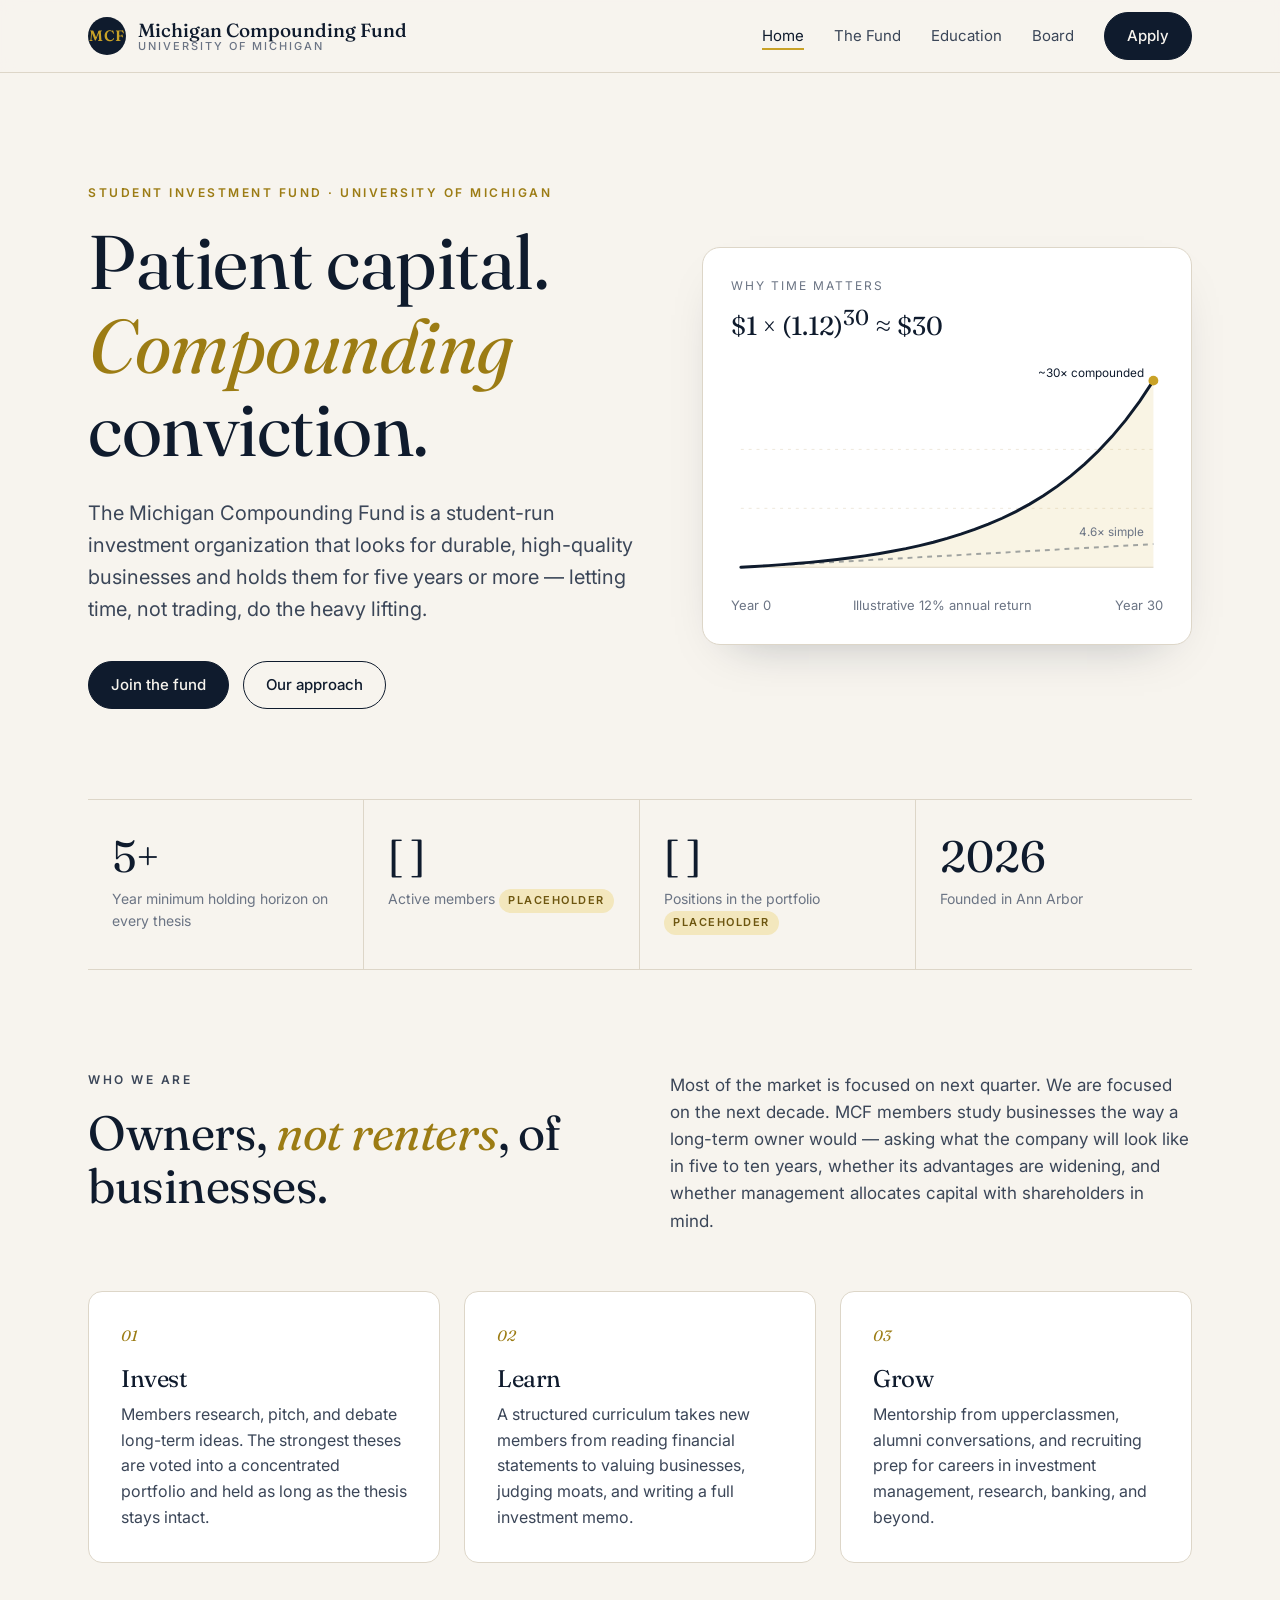
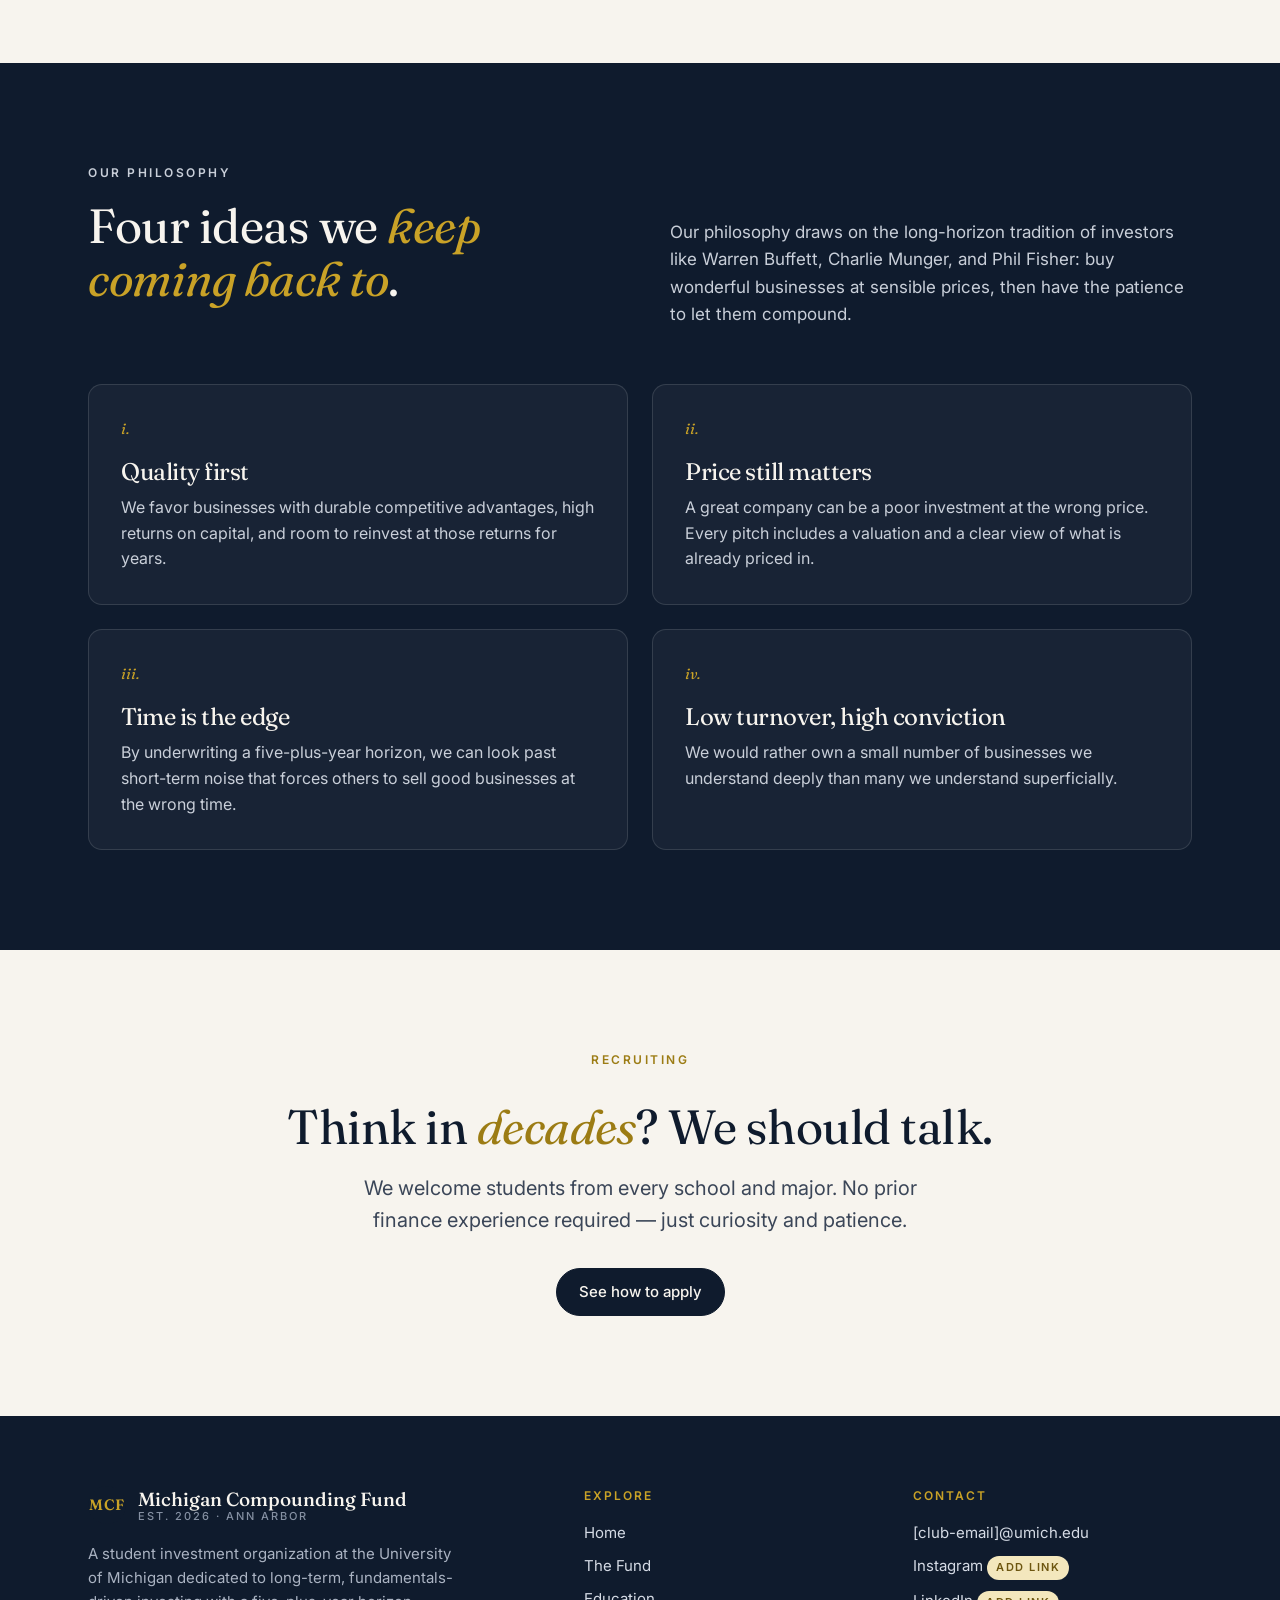
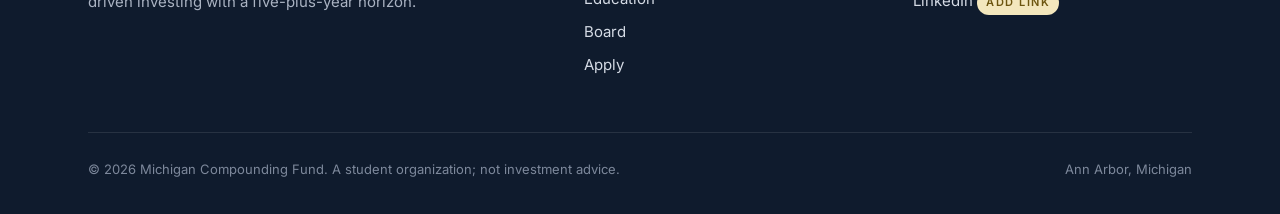
<file: index.html>
<!DOCTYPE html>
<html lang="en">
<head>
<meta charset="UTF-8">
<meta name="viewport" content="width=device-width, initial-scale=1.0">
<title>Michigan Compounding Fund | University of Michigan</title>
<meta name="description" content="Michigan Compounding Fund is a student-run, long-term investment organization at the University of Michigan.">
<link rel="icon" href="data:image/svg+xml,<svg xmlns='http://www.w3.org/2000/svg' viewBox='0 0 100 100'><circle cx='50' cy='50' r='50' fill='%230f1b2d'/><text x='50' y='63' font-size='38' text-anchor='middle' fill='%23c9a227' font-family='Georgia'>MCF</text></svg>">
<link rel="preconnect" href="https://fonts.googleapis.com">
<link rel="preconnect" href="https://fonts.gstatic.com" crossorigin>
<link href="https://fonts.googleapis.com/css2?family=Fraunces:ital,opsz,wght@0,9..144,300..600;1,9..144,300..600&family=Inter:wght@400;500;600&display=swap" rel="stylesheet">
<link rel="stylesheet" href="style.css">
</head>
<body>
<header class="nav">
  <div class="wrap">
    <a class="brand" href="index.html">
      <span class="brand-mark">MCF</span>
      <span class="brand-name">Michigan Compounding Fund<small>University of Michigan</small></span>
    </a>
    <button class="nav-toggle" aria-label="Open menu" aria-expanded="false"><span></span><span></span><span></span></button>
    <ul class="nav-links">
        <li><a href="index.html" class="active">Home</a></li>
        <li><a href="fund.html">The Fund</a></li>
        <li><a href="education.html">Education</a></li>
        <li><a href="board.html">Board</a></li>
        <li><a class="btn" href="apply.html">Apply</a></li>
    </ul>
  </div>
</header>
<main>

<section class="hero">
  <div class="wrap">
    <div class="reveal">
      <p class="eyebrow">Student investment fund &middot; University of Michigan</p>
      <h1>Patient capital.<br><em>Compounding</em> conviction.</h1>
      <p class="lead">The Michigan Compounding Fund is a student-run investment organization that looks for durable, high-quality businesses and holds them for five years or more &mdash; letting time, not trading, do the heavy lifting.</p>
      <div class="hero-actions">
        <a class="btn" href="apply.html">Join the fund</a>
        <a class="btn ghost" href="fund.html">Our approach</a>
      </div>
    </div>
    <div class="curve-card reveal" aria-label="Illustration of compound versus simple growth">
      <div class="label">Why time matters</div>
      <div class="formula">$1 &times; (1.12)<sup>30</sup> &asymp; $30</div>
      <svg viewBox="0 0 440 220" role="img" aria-label="Compound growth curve rising steeply above a straight simple-growth line">
        <line x1="10" y1="210" x2="430" y2="210" stroke="#ddd6c8"/>
        <line x1="10" y1="150" x2="430" y2="150" stroke="#eee8dc" stroke-dasharray="3 5"/>
        <line x1="10" y1="90" x2="430" y2="90" stroke="#eee8dc" stroke-dasharray="3 5"/>
        <path d="M10.0,210.0 L430.0,186.4" fill="none" stroke="#9aa3b2" stroke-width="2" stroke-dasharray="5 5"/>
        <path d="M10.0,210.0 L24.0,209.2 L38.0,208.3 L52.0,207.3 L66.0,206.2 L80.0,205.0 L94.0,203.6 L108.0,202.1 L122.0,200.3 L136.0,198.4 L150.0,196.2 L164.0,193.7 L178.0,191.0 L192.0,187.9 L206.0,184.5 L220.0,180.6 L234.0,176.3 L248.0,171.5 L262.0,166.1 L276.0,160.1 L290.0,153.3 L304.0,145.7 L318.0,137.2 L332.0,127.6 L346.0,117.0 L360.0,105.0 L374.0,91.6 L388.0,76.7 L402.0,59.9 L416.0,41.1 L430.0,20.0 L430,210 L10,210 Z" fill="rgba(201,162,39,.12)"/>
        <path d="M10.0,210.0 L24.0,209.2 L38.0,208.3 L52.0,207.3 L66.0,206.2 L80.0,205.0 L94.0,203.6 L108.0,202.1 L122.0,200.3 L136.0,198.4 L150.0,196.2 L164.0,193.7 L178.0,191.0 L192.0,187.9 L206.0,184.5 L220.0,180.6 L234.0,176.3 L248.0,171.5 L262.0,166.1 L276.0,160.1 L290.0,153.3 L304.0,145.7 L318.0,137.2 L332.0,127.6 L346.0,117.0 L360.0,105.0 L374.0,91.6 L388.0,76.7 L402.0,59.9 L416.0,41.1 L430.0,20.0" fill="none" stroke="#0f1b2d" stroke-width="3" stroke-linecap="round"/>
        <circle cx="430" cy="20" r="5" fill="#c9a227"/>
        <text x="420" y="16" text-anchor="end" font-size="12" fill="#0f1b2d" font-family="Inter">~30&times; compounded</text>
        <text x="420" y="178" text-anchor="end" font-size="12" fill="#6b7484" font-family="Inter">4.6&times; simple</text>
      </svg>
      <div class="curve-legend"><span>Year 0</span><span>Illustrative 12% annual return</span><span>Year 30</span></div>
    </div>
  </div>
</section>

<div class="wrap">
  <div class="stats reveal">
    <div class="stat"><div class="num">5+</div><div class="cap">Year minimum holding horizon on every thesis</div></div>
    <div class="stat"><div class="num">[ ]</div><div class="cap">Active members <span class="tag">placeholder</span></div></div>
    <div class="stat"><div class="num">[ ]</div><div class="cap">Positions in the portfolio <span class="tag">placeholder</span></div></div>
    <div class="stat"><div class="num">2026</div><div class="cap">Founded in Ann Arbor</div></div>
  </div>
</div>

<section>
  <div class="wrap">
    <div class="section-head reveal">
      <div>
        <p class="eyebrow">Who we are</p>
        <h2>Owners, <em>not renters</em>, of businesses.</h2>
      </div>
      <p>Most of the market is focused on next quarter. We are focused on the next decade. MCF members study businesses the way a long-term owner would &mdash; asking what the company will look like in five to ten years, whether its advantages are widening, and whether management allocates capital with shareholders in mind.</p>
    </div>
    <div class="grid-3">
      <div class="card reveal">
        <div class="num">01</div>
        <h3>Invest</h3>
        <p>Members research, pitch, and debate long-term ideas. The strongest theses are voted into a concentrated portfolio and held as long as the thesis stays intact.</p>
      </div>
      <div class="card reveal">
        <div class="num">02</div>
        <h3>Learn</h3>
        <p>A structured curriculum takes new members from reading financial statements to valuing businesses, judging moats, and writing a full investment memo.</p>
      </div>
      <div class="card reveal">
        <div class="num">03</div>
        <h3>Grow</h3>
        <p>Mentorship from upperclassmen, alumni conversations, and recruiting prep for careers in investment management, research, banking, and beyond.</p>
      </div>
    </div>
  </div>
</section>

<section class="dark">
  <div class="wrap">
    <div class="section-head reveal">
      <div>
        <p class="eyebrow">Our philosophy</p>
        <h2>Four ideas we <em>keep coming back to</em>.</h2>
      </div>
      <p>Our philosophy draws on the long-horizon tradition of investors like Warren Buffett, Charlie Munger, and Phil Fisher: buy wonderful businesses at sensible prices, then have the patience to let them compound.</p>
    </div>
    <div class="grid-2">
      <div class="card reveal"><div class="num">i.</div><h3>Quality first</h3><p>We favor businesses with durable competitive advantages, high returns on capital, and room to reinvest at those returns for years.</p></div>
      <div class="card reveal"><div class="num">ii.</div><h3>Price still matters</h3><p>A great company can be a poor investment at the wrong price. Every pitch includes a valuation and a clear view of what is already priced in.</p></div>
      <div class="card reveal"><div class="num">iii.</div><h3>Time is the edge</h3><p>By underwriting a five-plus-year horizon, we can look past short-term noise that forces others to sell good businesses at the wrong time.</p></div>
      <div class="card reveal"><div class="num">iv.</div><h3>Low turnover, high conviction</h3><p>We would rather own a small number of businesses we understand deeply than many we understand superficially.</p></div>
    </div>
  </div>
</section>

<section class="cta">
  <div class="wrap reveal">
    <p class="eyebrow">Recruiting</p>
    <h2>Think in <em>decades</em>? We should talk.</h2>
    <p class="lead">We welcome students from every school and major. No prior finance experience required &mdash; just curiosity and patience.</p>
    <a class="btn" href="apply.html">See how to apply</a>
  </div>
</section>

</main>
<footer>
  <div class="wrap">
    <div class="top">
      <div>
        <div class="brand"><span class="brand-mark">MCF</span><span class="brand-name">Michigan Compounding Fund<small>Est. 2026 &middot; Ann Arbor</small></span></div>
        <p class="tagline">A student investment organization at the University of Michigan dedicated to long-term, fundamentals-driven investing with a five-plus-year horizon.</p>
      </div>
      <div>
        <h4>Explore</h4>
        <ul>
          <li><a href="index.html">Home</a></li>
          <li><a href="fund.html">The Fund</a></li>
          <li><a href="education.html">Education</a></li>
          <li><a href="board.html">Board</a></li>
          <li><a href="apply.html">Apply</a></li>
        </ul>
      </div>
      <div>
        <h4>Contact</h4>
        <ul>
          <li><a href="mailto:[club-email]@umich.edu">[club-email]@umich.edu</a></li>
          <li><a href="#">Instagram</a> <span class="tag">add link</span></li>
          <li><a href="#">LinkedIn</a> <span class="tag">add link</span></li>
        </ul>
      </div>
    </div>
    <div class="bottom">
      <span>&copy; <span id="year">2026</span> Michigan Compounding Fund. A student organization; not investment advice.</span>
      <span>Ann Arbor, Michigan</span>
    </div>
  </div>
</footer>
<script src="script.js"></script>
</body>
</html>
</file>
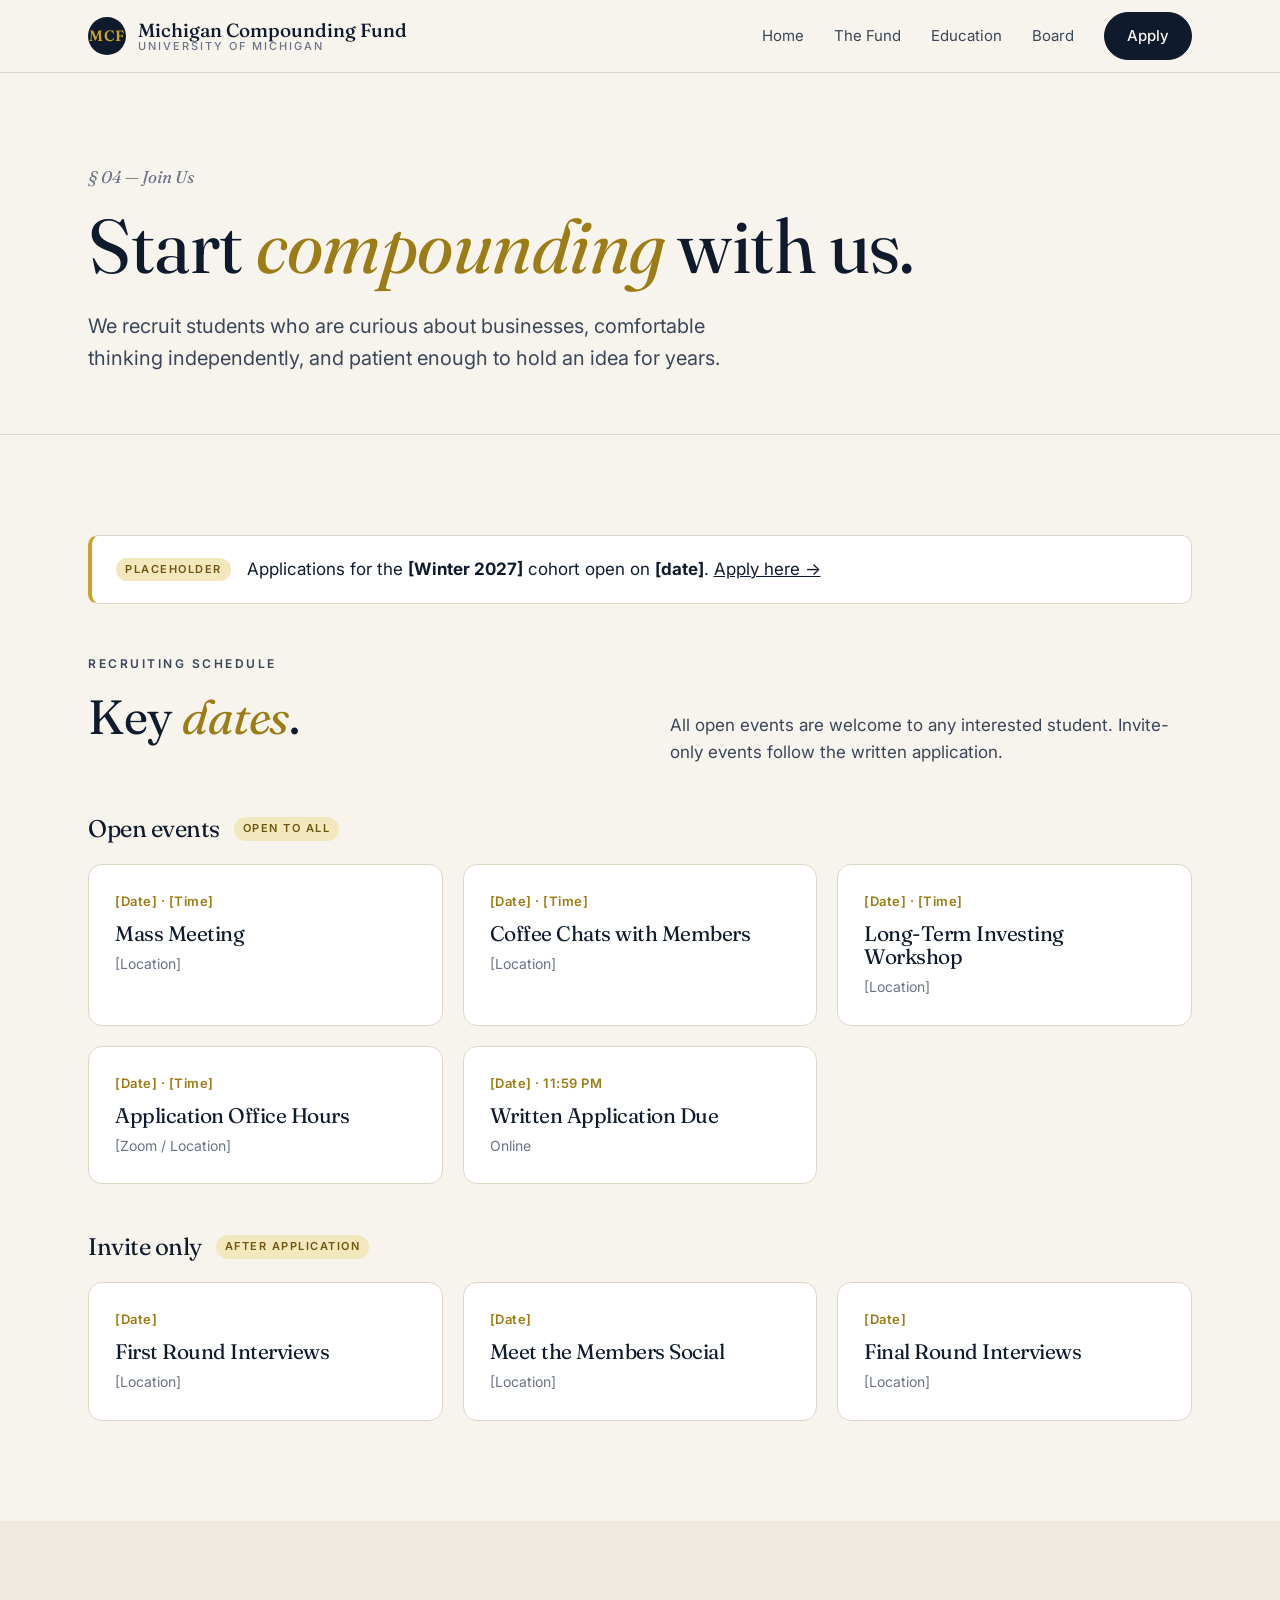
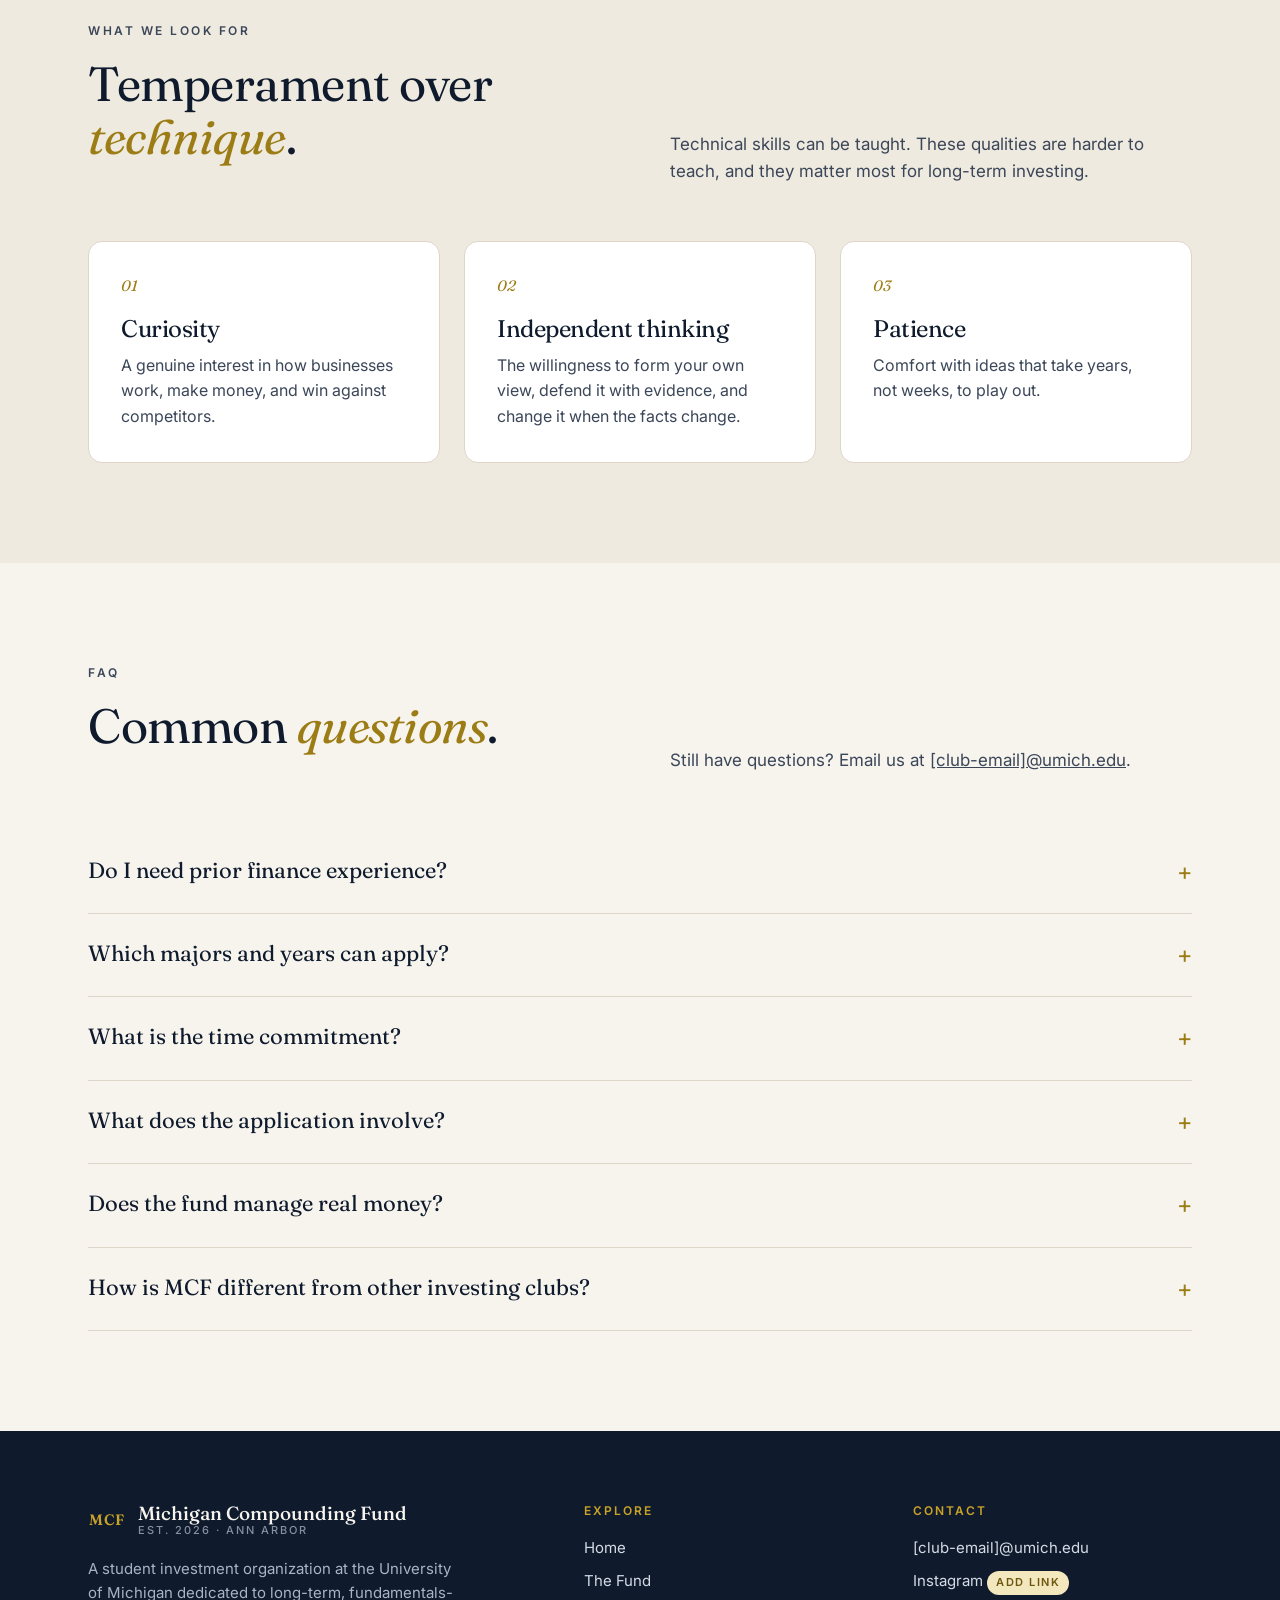
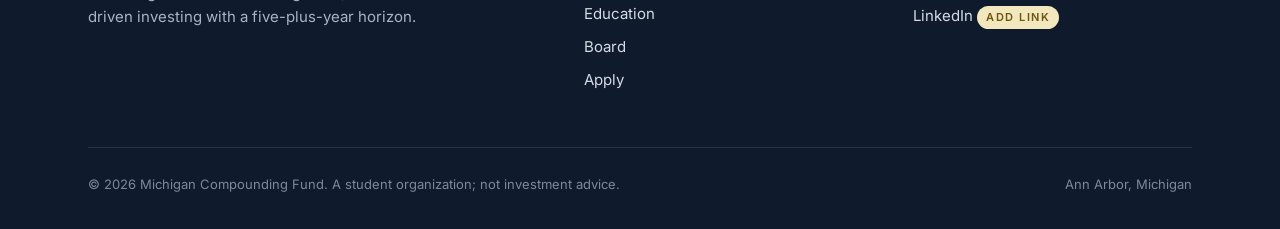
<file: apply.html>
<!DOCTYPE html>
<html lang="en">
<head>
<meta charset="UTF-8">
<meta name="viewport" content="width=device-width, initial-scale=1.0">
<title>Apply | Michigan Compounding Fund</title>
<meta name="description" content="Recruiting schedule, application process, and FAQ for the Michigan Compounding Fund.">
<link rel="icon" href="data:image/svg+xml,<svg xmlns='http://www.w3.org/2000/svg' viewBox='0 0 100 100'><circle cx='50' cy='50' r='50' fill='%230f1b2d'/><text x='50' y='63' font-size='38' text-anchor='middle' fill='%23c9a227' font-family='Georgia'>MCF</text></svg>">
<link rel="preconnect" href="https://fonts.googleapis.com">
<link rel="preconnect" href="https://fonts.gstatic.com" crossorigin>
<link href="https://fonts.googleapis.com/css2?family=Fraunces:ital,opsz,wght@0,9..144,300..600;1,9..144,300..600&family=Inter:wght@400;500;600&display=swap" rel="stylesheet">
<link rel="stylesheet" href="style.css">
</head>
<body>
<header class="nav">
  <div class="wrap">
    <a class="brand" href="index.html">
      <span class="brand-mark">MCF</span>
      <span class="brand-name">Michigan Compounding Fund<small>University of Michigan</small></span>
    </a>
    <button class="nav-toggle" aria-label="Open menu" aria-expanded="false"><span></span><span></span><span></span></button>
    <ul class="nav-links">
        <li><a href="index.html">Home</a></li>
        <li><a href="fund.html">The Fund</a></li>
        <li><a href="education.html">Education</a></li>
        <li><a href="board.html">Board</a></li>
        <li><a class="btn" href="apply.html">Apply</a></li>
    </ul>
  </div>
</header>
<main>

<section class="page-hero">
  <div class="wrap reveal">
    <p class="section-mark">&sect; 04 &mdash; Join Us</p>
    <h1>Start <em>compounding</em> with us.</h1>
    <p class="lead">We recruit students who are curious about businesses, comfortable thinking independently, and patient enough to hold an idea for years.</p>
  </div>
</section>

<section>
  <div class="wrap">
    <div class="notice reveal"><span class="tag">placeholder</span><span>Applications for the <strong>[Winter 2027]</strong> cohort open on <strong>[date]</strong>. <a href="#">Apply here &rarr;</a></span></div>

    <div class="section-head reveal" style="margin-bottom:10px">
      <div><p class="eyebrow">Recruiting schedule</p><h2>Key <em>dates</em>.</h2></div>
      <p>All open events are welcome to any interested student. Invite-only events follow the written application.</p>
    </div>

    <div class="event-group-title reveal"><h3>Open events</h3><span class="tag">open to all</span></div>
    <div class="events">
      <div class="event reveal"><div class="when">[Date] &middot; [Time]</div><h3>Mass Meeting</h3><div class="where">[Location]</div></div>
      <div class="event reveal"><div class="when">[Date] &middot; [Time]</div><h3>Coffee Chats with Members</h3><div class="where">[Location]</div></div>
      <div class="event reveal"><div class="when">[Date] &middot; [Time]</div><h3>Long-Term Investing Workshop</h3><div class="where">[Location]</div></div>
      <div class="event reveal"><div class="when">[Date] &middot; [Time]</div><h3>Application Office Hours</h3><div class="where">[Zoom / Location]</div></div>
      <div class="event reveal"><div class="when">[Date] &middot; 11:59 PM</div><h3>Written Application Due</h3><div class="where">Online</div></div>
    </div>

    <div class="event-group-title reveal"><h3>Invite only</h3><span class="tag">after application</span></div>
    <div class="events">
      <div class="event reveal"><div class="when">[Date]</div><h3>First Round Interviews</h3><div class="where">[Location]</div></div>
      <div class="event reveal"><div class="when">[Date]</div><h3>Meet the Members Social</h3><div class="where">[Location]</div></div>
      <div class="event reveal"><div class="when">[Date]</div><h3>Final Round Interviews</h3><div class="where">[Location]</div></div>
    </div>
  </div>
</section>

<section class="alt">
  <div class="wrap">
    <div class="section-head reveal">
      <div><p class="eyebrow">What we look for</p><h2>Temperament over <em>technique</em>.</h2></div>
      <p>Technical skills can be taught. These qualities are harder to teach, and they matter most for long-term investing.</p>
    </div>
    <div class="grid-3">
      <div class="card reveal"><div class="num">01</div><h3>Curiosity</h3><p>A genuine interest in how businesses work, make money, and win against competitors.</p></div>
      <div class="card reveal"><div class="num">02</div><h3>Independent thinking</h3><p>The willingness to form your own view, defend it with evidence, and change it when the facts change.</p></div>
      <div class="card reveal"><div class="num">03</div><h3>Patience</h3><p>Comfort with ideas that take years, not weeks, to play out.</p></div>
    </div>
  </div>
</section>

<section>
  <div class="wrap">
    <div class="section-head reveal">
      <div><p class="eyebrow">FAQ</p><h2>Common <em>questions</em>.</h2></div>
      <p>Still have questions? Email us at <a href="mailto:[club-email]@umich.edu">[club-email]@umich.edu</a>.</p>
    </div>
    <div class="faq">
      <details class="reveal"><summary>Do I need prior finance experience?</summary><p>No. Our twelve-week curriculum is designed to take members from the basics of financial statements to a full investment pitch. We care most about curiosity, work ethic, and the patience to think long-term.</p></details>
      <details class="reveal"><summary>Which majors and years can apply?</summary><p>Students from every school and major at the University of Michigan are welcome. [Confirm which class years you recruit.]</p></details>
      <details class="reveal"><summary>What is the time commitment?</summary><p>[Placeholder &mdash; e.g., one weekly meeting plus pitch-team work, roughly X hours per week.]</p></details>
      <details class="reveal"><summary>What does the application involve?</summary><p>[Placeholder &mdash; e.g., a short written application with a few questions about why you are interested in long-term investing, followed by interviews.]</p></details>
      <details class="reveal"><summary>Does the fund manage real money?</summary><p>[Placeholder &mdash; describe whether the portfolio is real or paper-traded, and how it is funded.]</p></details>
      <details class="reveal"><summary>How is MCF different from other investing clubs?</summary><p>Our entire process is built around a five-plus-year holding horizon. We do not trade around short-term moves; we focus on the quality of the business, the strength of its competitive position, and the price we pay.</p></details>
    </div>
  </div>
</section>

</main>
<footer>
  <div class="wrap">
    <div class="top">
      <div>
        <div class="brand"><span class="brand-mark">MCF</span><span class="brand-name">Michigan Compounding Fund<small>Est. 2026 &middot; Ann Arbor</small></span></div>
        <p class="tagline">A student investment organization at the University of Michigan dedicated to long-term, fundamentals-driven investing with a five-plus-year horizon.</p>
      </div>
      <div>
        <h4>Explore</h4>
        <ul>
          <li><a href="index.html">Home</a></li>
          <li><a href="fund.html">The Fund</a></li>
          <li><a href="education.html">Education</a></li>
          <li><a href="board.html">Board</a></li>
          <li><a href="apply.html">Apply</a></li>
        </ul>
      </div>
      <div>
        <h4>Contact</h4>
        <ul>
          <li><a href="mailto:[club-email]@umich.edu">[club-email]@umich.edu</a></li>
          <li><a href="#">Instagram</a> <span class="tag">add link</span></li>
          <li><a href="#">LinkedIn</a> <span class="tag">add link</span></li>
        </ul>
      </div>
    </div>
    <div class="bottom">
      <span>&copy; <span id="year">2026</span> Michigan Compounding Fund. A student organization; not investment advice.</span>
      <span>Ann Arbor, Michigan</span>
    </div>
  </div>
</footer>
<script src="script.js"></script>
</body>
</html>
</file>
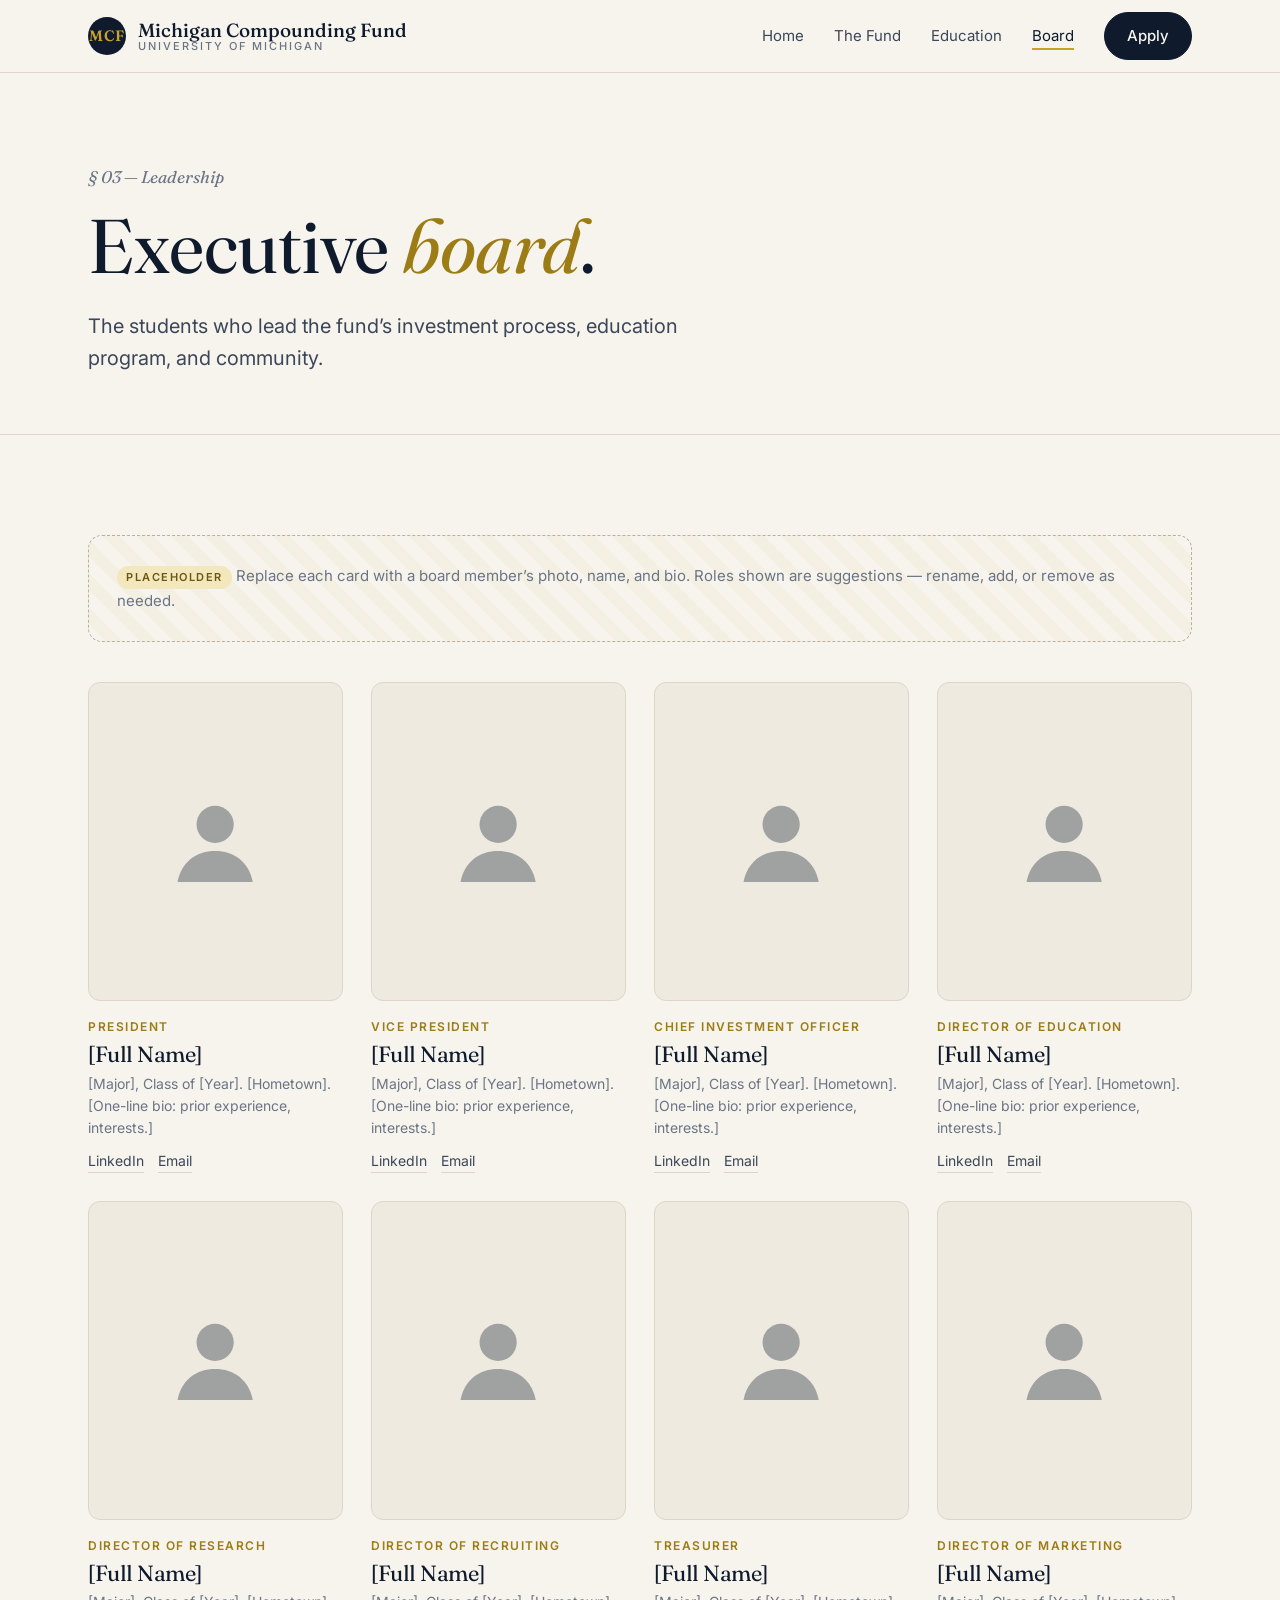
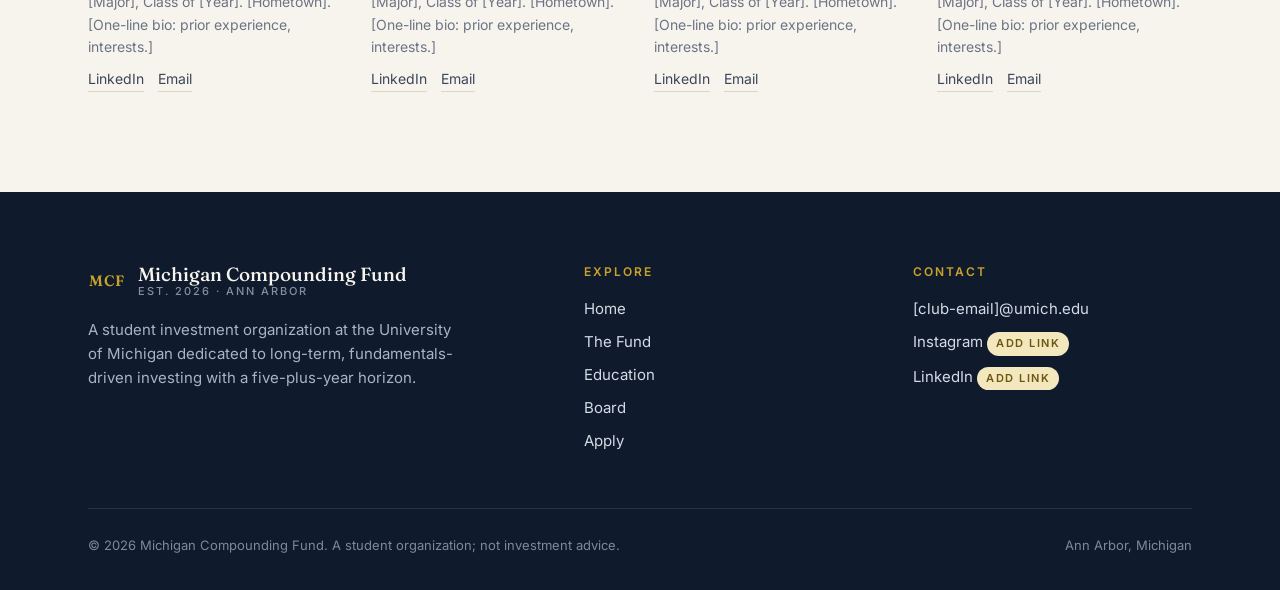
<file: board.html>
<!DOCTYPE html>
<html lang="en">
<head>
<meta charset="UTF-8">
<meta name="viewport" content="width=device-width, initial-scale=1.0">
<title>Board | Michigan Compounding Fund</title>
<meta name="description" content="Executive board of the Michigan Compounding Fund at the University of Michigan.">
<link rel="icon" href="data:image/svg+xml,<svg xmlns='http://www.w3.org/2000/svg' viewBox='0 0 100 100'><circle cx='50' cy='50' r='50' fill='%230f1b2d'/><text x='50' y='63' font-size='38' text-anchor='middle' fill='%23c9a227' font-family='Georgia'>MCF</text></svg>">
<link rel="preconnect" href="https://fonts.googleapis.com">
<link rel="preconnect" href="https://fonts.gstatic.com" crossorigin>
<link href="https://fonts.googleapis.com/css2?family=Fraunces:ital,opsz,wght@0,9..144,300..600;1,9..144,300..600&family=Inter:wght@400;500;600&display=swap" rel="stylesheet">
<link rel="stylesheet" href="style.css">
</head>
<body>
<header class="nav">
  <div class="wrap">
    <a class="brand" href="index.html">
      <span class="brand-mark">MCF</span>
      <span class="brand-name">Michigan Compounding Fund<small>University of Michigan</small></span>
    </a>
    <button class="nav-toggle" aria-label="Open menu" aria-expanded="false"><span></span><span></span><span></span></button>
    <ul class="nav-links">
        <li><a href="index.html">Home</a></li>
        <li><a href="fund.html">The Fund</a></li>
        <li><a href="education.html">Education</a></li>
        <li><a href="board.html" class="active">Board</a></li>
        <li><a class="btn" href="apply.html">Apply</a></li>
    </ul>
  </div>
</header>
<main>

<section class="page-hero">
  <div class="wrap reveal">
    <p class="section-mark">&sect; 03 &mdash; Leadership</p>
    <h1>Executive <em>board</em>.</h1>
    <p class="lead">The students who lead the fund&rsquo;s investment process, education program, and community.</p>
  </div>
</section>

<section>
  <div class="wrap">
    <div class="placeholder reveal" style="margin-bottom:40px"><span class="tag">placeholder</span> Replace each card with a board member&rsquo;s photo, name, and bio. Roles shown are suggestions &mdash; rename, add, or remove as needed.</div>
    <div class="board">
      <div class="member reveal">
        <div class="photo"><svg viewBox="0 0 24 24" fill="#0f1b2d"><circle cx="12" cy="8" r="4.2"/><path d="M3.5 21c.9-4.6 4.3-7 8.5-7s7.6 2.4 8.5 7z"/></svg></div>
        <div class="role">President</div>
        <h3>[Full Name]</h3>
        <p>[Major], Class of [Year]. [Hometown]. [One-line bio: prior experience, interests.]</p>
        <div class="links"><a href="#">LinkedIn</a><a href="mailto:[club-email]@umich.edu">Email</a></div>
      </div>
      <div class="member reveal">
        <div class="photo"><svg viewBox="0 0 24 24" fill="#0f1b2d"><circle cx="12" cy="8" r="4.2"/><path d="M3.5 21c.9-4.6 4.3-7 8.5-7s7.6 2.4 8.5 7z"/></svg></div>
        <div class="role">Vice President</div>
        <h3>[Full Name]</h3>
        <p>[Major], Class of [Year]. [Hometown]. [One-line bio: prior experience, interests.]</p>
        <div class="links"><a href="#">LinkedIn</a><a href="mailto:[club-email]@umich.edu">Email</a></div>
      </div>
      <div class="member reveal">
        <div class="photo"><svg viewBox="0 0 24 24" fill="#0f1b2d"><circle cx="12" cy="8" r="4.2"/><path d="M3.5 21c.9-4.6 4.3-7 8.5-7s7.6 2.4 8.5 7z"/></svg></div>
        <div class="role">Chief Investment Officer</div>
        <h3>[Full Name]</h3>
        <p>[Major], Class of [Year]. [Hometown]. [One-line bio: prior experience, interests.]</p>
        <div class="links"><a href="#">LinkedIn</a><a href="mailto:[club-email]@umich.edu">Email</a></div>
      </div>
      <div class="member reveal">
        <div class="photo"><svg viewBox="0 0 24 24" fill="#0f1b2d"><circle cx="12" cy="8" r="4.2"/><path d="M3.5 21c.9-4.6 4.3-7 8.5-7s7.6 2.4 8.5 7z"/></svg></div>
        <div class="role">Director of Education</div>
        <h3>[Full Name]</h3>
        <p>[Major], Class of [Year]. [Hometown]. [One-line bio: prior experience, interests.]</p>
        <div class="links"><a href="#">LinkedIn</a><a href="mailto:[club-email]@umich.edu">Email</a></div>
      </div>
      <div class="member reveal">
        <div class="photo"><svg viewBox="0 0 24 24" fill="#0f1b2d"><circle cx="12" cy="8" r="4.2"/><path d="M3.5 21c.9-4.6 4.3-7 8.5-7s7.6 2.4 8.5 7z"/></svg></div>
        <div class="role">Director of Research</div>
        <h3>[Full Name]</h3>
        <p>[Major], Class of [Year]. [Hometown]. [One-line bio: prior experience, interests.]</p>
        <div class="links"><a href="#">LinkedIn</a><a href="mailto:[club-email]@umich.edu">Email</a></div>
      </div>
      <div class="member reveal">
        <div class="photo"><svg viewBox="0 0 24 24" fill="#0f1b2d"><circle cx="12" cy="8" r="4.2"/><path d="M3.5 21c.9-4.6 4.3-7 8.5-7s7.6 2.4 8.5 7z"/></svg></div>
        <div class="role">Director of Recruiting</div>
        <h3>[Full Name]</h3>
        <p>[Major], Class of [Year]. [Hometown]. [One-line bio: prior experience, interests.]</p>
        <div class="links"><a href="#">LinkedIn</a><a href="mailto:[club-email]@umich.edu">Email</a></div>
      </div>
      <div class="member reveal">
        <div class="photo"><svg viewBox="0 0 24 24" fill="#0f1b2d"><circle cx="12" cy="8" r="4.2"/><path d="M3.5 21c.9-4.6 4.3-7 8.5-7s7.6 2.4 8.5 7z"/></svg></div>
        <div class="role">Treasurer</div>
        <h3>[Full Name]</h3>
        <p>[Major], Class of [Year]. [Hometown]. [One-line bio: prior experience, interests.]</p>
        <div class="links"><a href="#">LinkedIn</a><a href="mailto:[club-email]@umich.edu">Email</a></div>
      </div>
      <div class="member reveal">
        <div class="photo"><svg viewBox="0 0 24 24" fill="#0f1b2d"><circle cx="12" cy="8" r="4.2"/><path d="M3.5 21c.9-4.6 4.3-7 8.5-7s7.6 2.4 8.5 7z"/></svg></div>
        <div class="role">Director of Marketing</div>
        <h3>[Full Name]</h3>
        <p>[Major], Class of [Year]. [Hometown]. [One-line bio: prior experience, interests.]</p>
        <div class="links"><a href="#">LinkedIn</a><a href="mailto:[club-email]@umich.edu">Email</a></div>
      </div>
    </div>
  </div>
</section>

</main>
<footer>
  <div class="wrap">
    <div class="top">
      <div>
        <div class="brand"><span class="brand-mark">MCF</span><span class="brand-name">Michigan Compounding Fund<small>Est. 2026 &middot; Ann Arbor</small></span></div>
        <p class="tagline">A student investment organization at the University of Michigan dedicated to long-term, fundamentals-driven investing with a five-plus-year horizon.</p>
      </div>
      <div>
        <h4>Explore</h4>
        <ul>
          <li><a href="index.html">Home</a></li>
          <li><a href="fund.html">The Fund</a></li>
          <li><a href="education.html">Education</a></li>
          <li><a href="board.html">Board</a></li>
          <li><a href="apply.html">Apply</a></li>
        </ul>
      </div>
      <div>
        <h4>Contact</h4>
        <ul>
          <li><a href="mailto:[club-email]@umich.edu">[club-email]@umich.edu</a></li>
          <li><a href="#">Instagram</a> <span class="tag">add link</span></li>
          <li><a href="#">LinkedIn</a> <span class="tag">add link</span></li>
        </ul>
      </div>
    </div>
    <div class="bottom">
      <span>&copy; <span id="year">2026</span> Michigan Compounding Fund. A student organization; not investment advice.</span>
      <span>Ann Arbor, Michigan</span>
    </div>
  </div>
</footer>
<script src="script.js"></script>
</body>
</html>
</file>
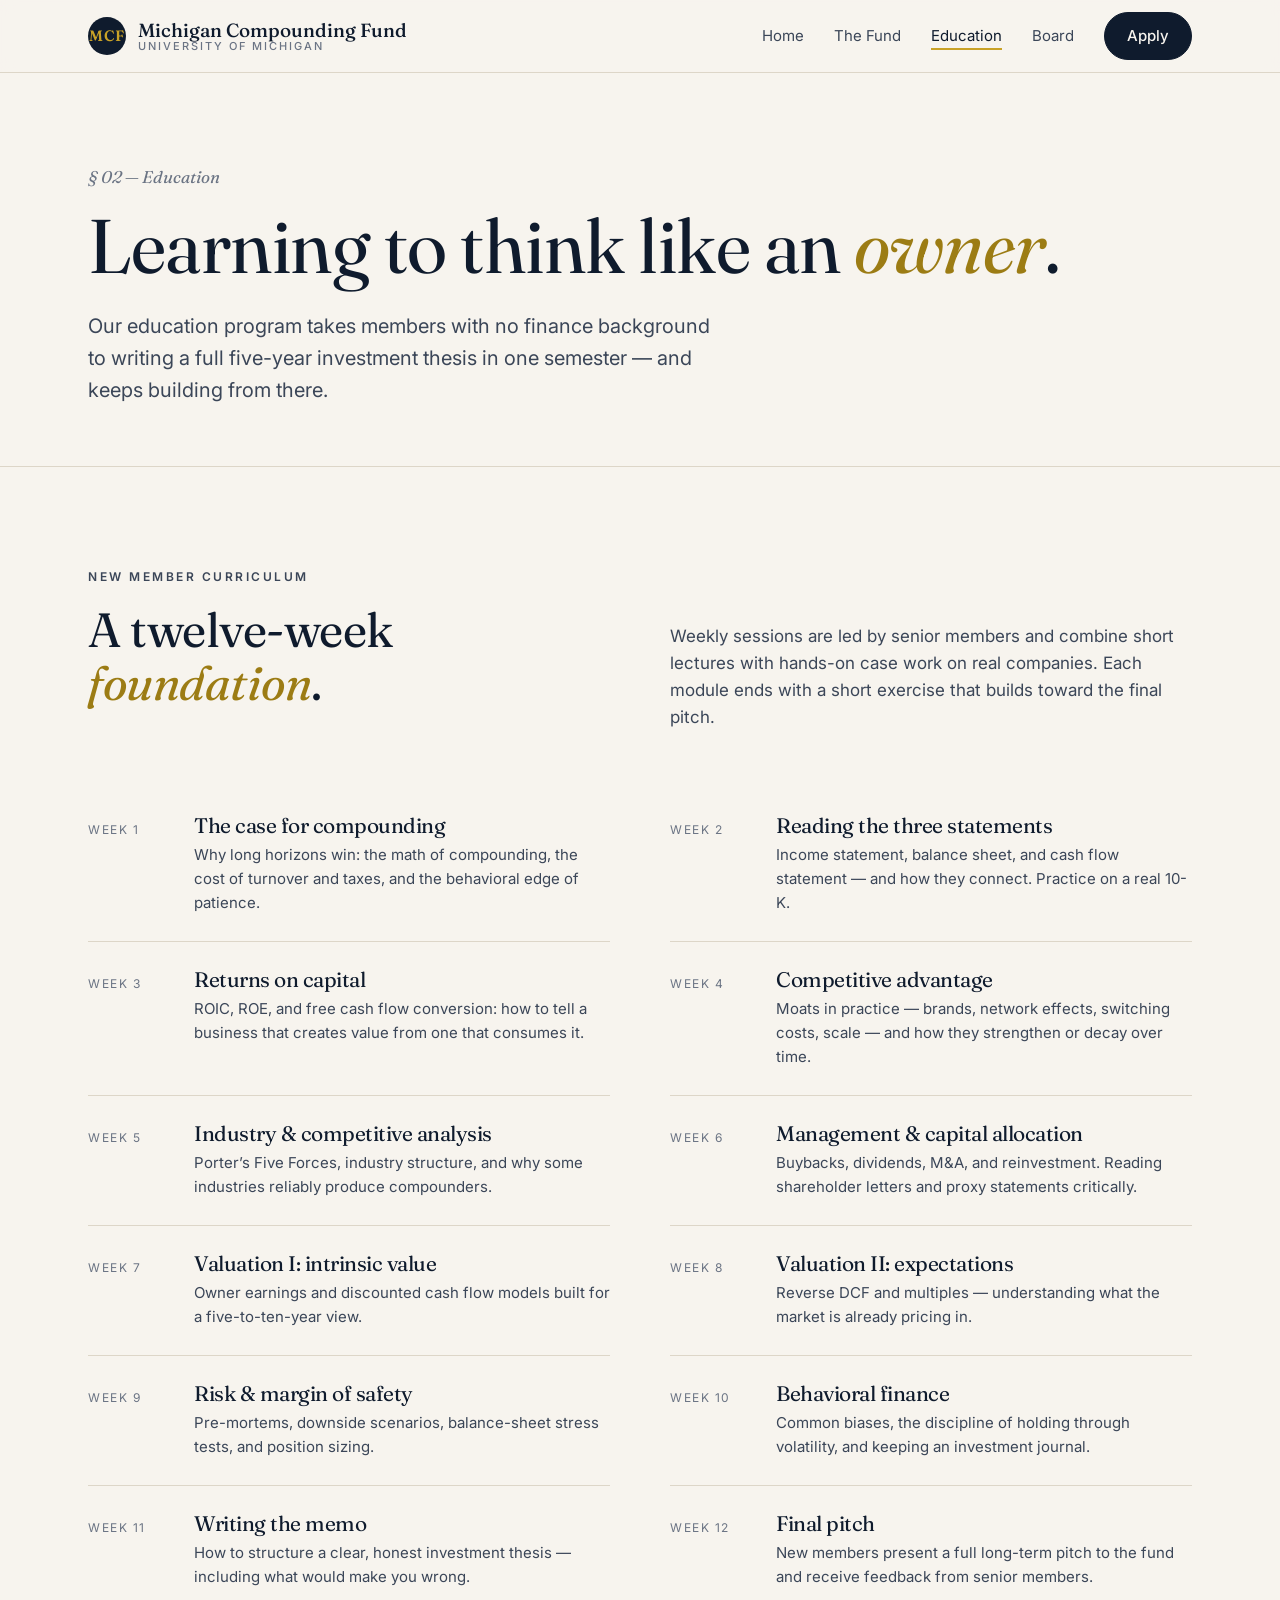
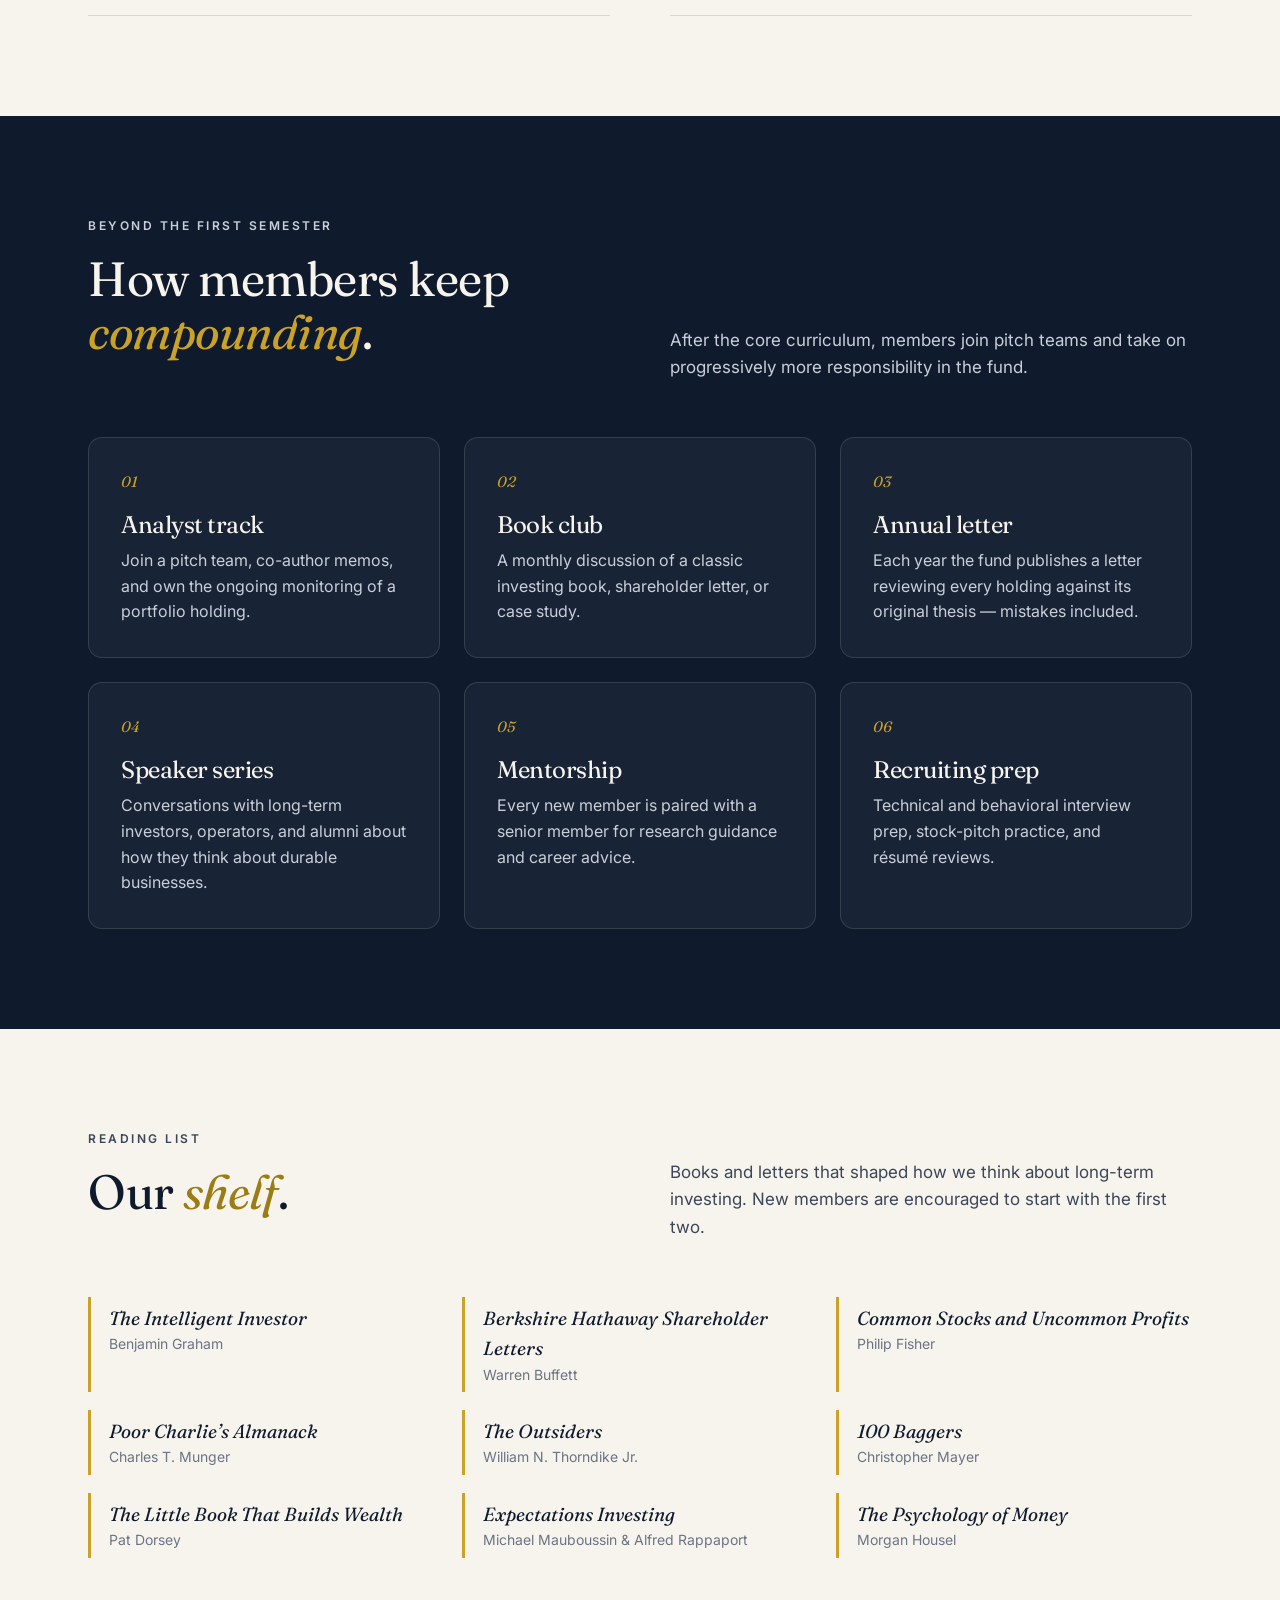
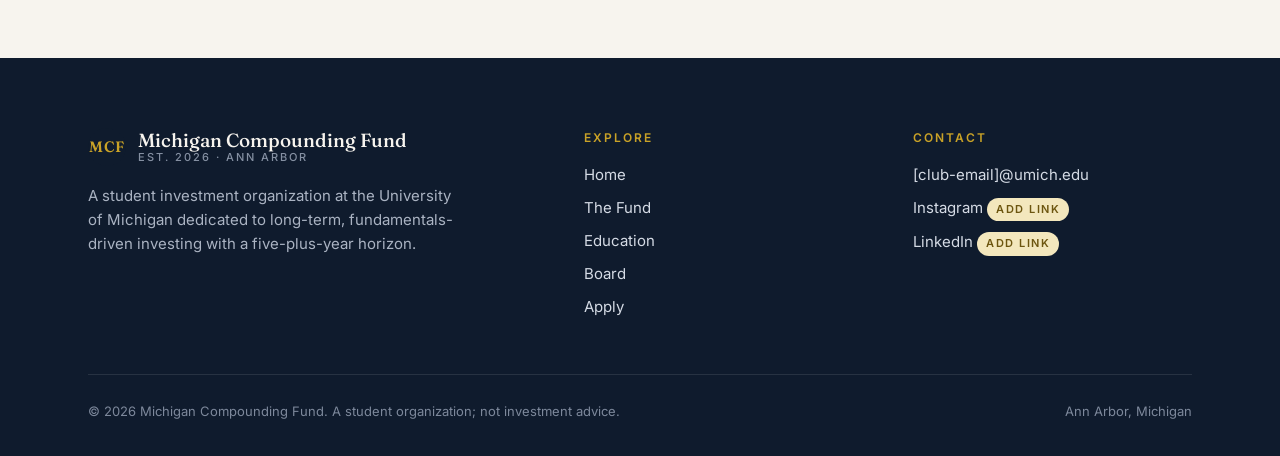
<file: education.html>
<!DOCTYPE html>
<html lang="en">
<head>
<meta charset="UTF-8">
<meta name="viewport" content="width=device-width, initial-scale=1.0">
<title>Education | Michigan Compounding Fund</title>
<meta name="description" content="The Michigan Compounding Fund education program: a 12-week curriculum in long-term, fundamentals-driven investing.">
<link rel="icon" href="data:image/svg+xml,<svg xmlns='http://www.w3.org/2000/svg' viewBox='0 0 100 100'><circle cx='50' cy='50' r='50' fill='%230f1b2d'/><text x='50' y='63' font-size='38' text-anchor='middle' fill='%23c9a227' font-family='Georgia'>MCF</text></svg>">
<link rel="preconnect" href="https://fonts.googleapis.com">
<link rel="preconnect" href="https://fonts.gstatic.com" crossorigin>
<link href="https://fonts.googleapis.com/css2?family=Fraunces:ital,opsz,wght@0,9..144,300..600;1,9..144,300..600&family=Inter:wght@400;500;600&display=swap" rel="stylesheet">
<link rel="stylesheet" href="style.css">
</head>
<body>
<header class="nav">
  <div class="wrap">
    <a class="brand" href="index.html">
      <span class="brand-mark">MCF</span>
      <span class="brand-name">Michigan Compounding Fund<small>University of Michigan</small></span>
    </a>
    <button class="nav-toggle" aria-label="Open menu" aria-expanded="false"><span></span><span></span><span></span></button>
    <ul class="nav-links">
        <li><a href="index.html">Home</a></li>
        <li><a href="fund.html">The Fund</a></li>
        <li><a href="education.html" class="active">Education</a></li>
        <li><a href="board.html">Board</a></li>
        <li><a class="btn" href="apply.html">Apply</a></li>
    </ul>
  </div>
</header>
<main>

<section class="page-hero">
  <div class="wrap reveal">
    <p class="section-mark">&sect; 02 &mdash; Education</p>
    <h1>Learning to think like an <em>owner</em>.</h1>
    <p class="lead">Our education program takes members with no finance background to writing a full five-year investment thesis in one semester &mdash; and keeps building from there.</p>
  </div>
</section>

<section>
  <div class="wrap">
    <div class="section-head reveal">
      <div><p class="eyebrow">New member curriculum</p><h2>A twelve-week <em>foundation</em>.</h2></div>
      <p>Weekly sessions are led by senior members and combine short lectures with hands-on case work on real companies. Each module ends with a short exercise that builds toward the final pitch.</p>
    </div>
    <div class="curriculum">
      <div class="module reveal"><div class="wk">Week 1</div><div><h3>The case for compounding</h3><p>Why long horizons win: the math of compounding, the cost of turnover and taxes, and the behavioral edge of patience.</p></div></div>
      <div class="module reveal"><div class="wk">Week 2</div><div><h3>Reading the three statements</h3><p>Income statement, balance sheet, and cash flow statement &mdash; and how they connect. Practice on a real 10-K.</p></div></div>
      <div class="module reveal"><div class="wk">Week 3</div><div><h3>Returns on capital</h3><p>ROIC, ROE, and free cash flow conversion: how to tell a business that creates value from one that consumes it.</p></div></div>
      <div class="module reveal"><div class="wk">Week 4</div><div><h3>Competitive advantage</h3><p>Moats in practice &mdash; brands, network effects, switching costs, scale &mdash; and how they strengthen or decay over time.</p></div></div>
      <div class="module reveal"><div class="wk">Week 5</div><div><h3>Industry &amp; competitive analysis</h3><p>Porter&rsquo;s Five Forces, industry structure, and why some industries reliably produce compounders.</p></div></div>
      <div class="module reveal"><div class="wk">Week 6</div><div><h3>Management &amp; capital allocation</h3><p>Buybacks, dividends, M&amp;A, and reinvestment. Reading shareholder letters and proxy statements critically.</p></div></div>
      <div class="module reveal"><div class="wk">Week 7</div><div><h3>Valuation I: intrinsic value</h3><p>Owner earnings and discounted cash flow models built for a five-to-ten-year view.</p></div></div>
      <div class="module reveal"><div class="wk">Week 8</div><div><h3>Valuation II: expectations</h3><p>Reverse DCF and multiples &mdash; understanding what the market is already pricing in.</p></div></div>
      <div class="module reveal"><div class="wk">Week 9</div><div><h3>Risk &amp; margin of safety</h3><p>Pre-mortems, downside scenarios, balance-sheet stress tests, and position sizing.</p></div></div>
      <div class="module reveal"><div class="wk">Week 10</div><div><h3>Behavioral finance</h3><p>Common biases, the discipline of holding through volatility, and keeping an investment journal.</p></div></div>
      <div class="module reveal"><div class="wk">Week 11</div><div><h3>Writing the memo</h3><p>How to structure a clear, honest investment thesis &mdash; including what would make you wrong.</p></div></div>
      <div class="module reveal"><div class="wk">Week 12</div><div><h3>Final pitch</h3><p>New members present a full long-term pitch to the fund and receive feedback from senior members.</p></div></div>
    </div>
  </div>
</section>

<section class="dark">
  <div class="wrap">
    <div class="section-head reveal">
      <div><p class="eyebrow">Beyond the first semester</p><h2>How members keep <em>compounding</em>.</h2></div>
      <p>After the core curriculum, members join pitch teams and take on progressively more responsibility in the fund.</p>
    </div>
    <div class="grid-3">
      <div class="card reveal"><div class="num">01</div><h3>Analyst track</h3><p>Join a pitch team, co-author memos, and own the ongoing monitoring of a portfolio holding.</p></div>
      <div class="card reveal"><div class="num">02</div><h3>Book club</h3><p>A monthly discussion of a classic investing book, shareholder letter, or case study.</p></div>
      <div class="card reveal"><div class="num">03</div><h3>Annual letter</h3><p>Each year the fund publishes a letter reviewing every holding against its original thesis &mdash; mistakes included.</p></div>
      <div class="card reveal"><div class="num">04</div><h3>Speaker series</h3><p>Conversations with long-term investors, operators, and alumni about how they think about durable businesses.</p></div>
      <div class="card reveal"><div class="num">05</div><h3>Mentorship</h3><p>Every new member is paired with a senior member for research guidance and career advice.</p></div>
      <div class="card reveal"><div class="num">06</div><h3>Recruiting prep</h3><p>Technical and behavioral interview prep, stock-pitch practice, and r&eacute;sum&eacute; reviews.</p></div>
    </div>
  </div>
</section>

<section>
  <div class="wrap">
    <div class="section-head reveal">
      <div><p class="eyebrow">Reading list</p><h2>Our <em>shelf</em>.</h2></div>
      <p>Books and letters that shaped how we think about long-term investing. New members are encouraged to start with the first two.</p>
    </div>
    <div class="reading">
      <div class="book reveal"><div class="t">The Intelligent Investor</div><div class="a">Benjamin Graham</div></div>
      <div class="book reveal"><div class="t">Berkshire Hathaway Shareholder Letters</div><div class="a">Warren Buffett</div></div>
      <div class="book reveal"><div class="t">Common Stocks and Uncommon Profits</div><div class="a">Philip Fisher</div></div>
      <div class="book reveal"><div class="t">Poor Charlie&rsquo;s Almanack</div><div class="a">Charles T. Munger</div></div>
      <div class="book reveal"><div class="t">The Outsiders</div><div class="a">William N. Thorndike Jr.</div></div>
      <div class="book reveal"><div class="t">100 Baggers</div><div class="a">Christopher Mayer</div></div>
      <div class="book reveal"><div class="t">The Little Book That Builds Wealth</div><div class="a">Pat Dorsey</div></div>
      <div class="book reveal"><div class="t">Expectations Investing</div><div class="a">Michael Mauboussin &amp; Alfred Rappaport</div></div>
      <div class="book reveal"><div class="t">The Psychology of Money</div><div class="a">Morgan Housel</div></div>
    </div>
  </div>
</section>

</main>
<footer>
  <div class="wrap">
    <div class="top">
      <div>
        <div class="brand"><span class="brand-mark">MCF</span><span class="brand-name">Michigan Compounding Fund<small>Est. 2026 &middot; Ann Arbor</small></span></div>
        <p class="tagline">A student investment organization at the University of Michigan dedicated to long-term, fundamentals-driven investing with a five-plus-year horizon.</p>
      </div>
      <div>
        <h4>Explore</h4>
        <ul>
          <li><a href="index.html">Home</a></li>
          <li><a href="fund.html">The Fund</a></li>
          <li><a href="education.html">Education</a></li>
          <li><a href="board.html">Board</a></li>
          <li><a href="apply.html">Apply</a></li>
        </ul>
      </div>
      <div>
        <h4>Contact</h4>
        <ul>
          <li><a href="mailto:[club-email]@umich.edu">[club-email]@umich.edu</a></li>
          <li><a href="#">Instagram</a> <span class="tag">add link</span></li>
          <li><a href="#">LinkedIn</a> <span class="tag">add link</span></li>
        </ul>
      </div>
    </div>
    <div class="bottom">
      <span>&copy; <span id="year">2026</span> Michigan Compounding Fund. A student organization; not investment advice.</span>
      <span>Ann Arbor, Michigan</span>
    </div>
  </div>
</footer>
<script src="script.js"></script>
</body>
</html>
</file>
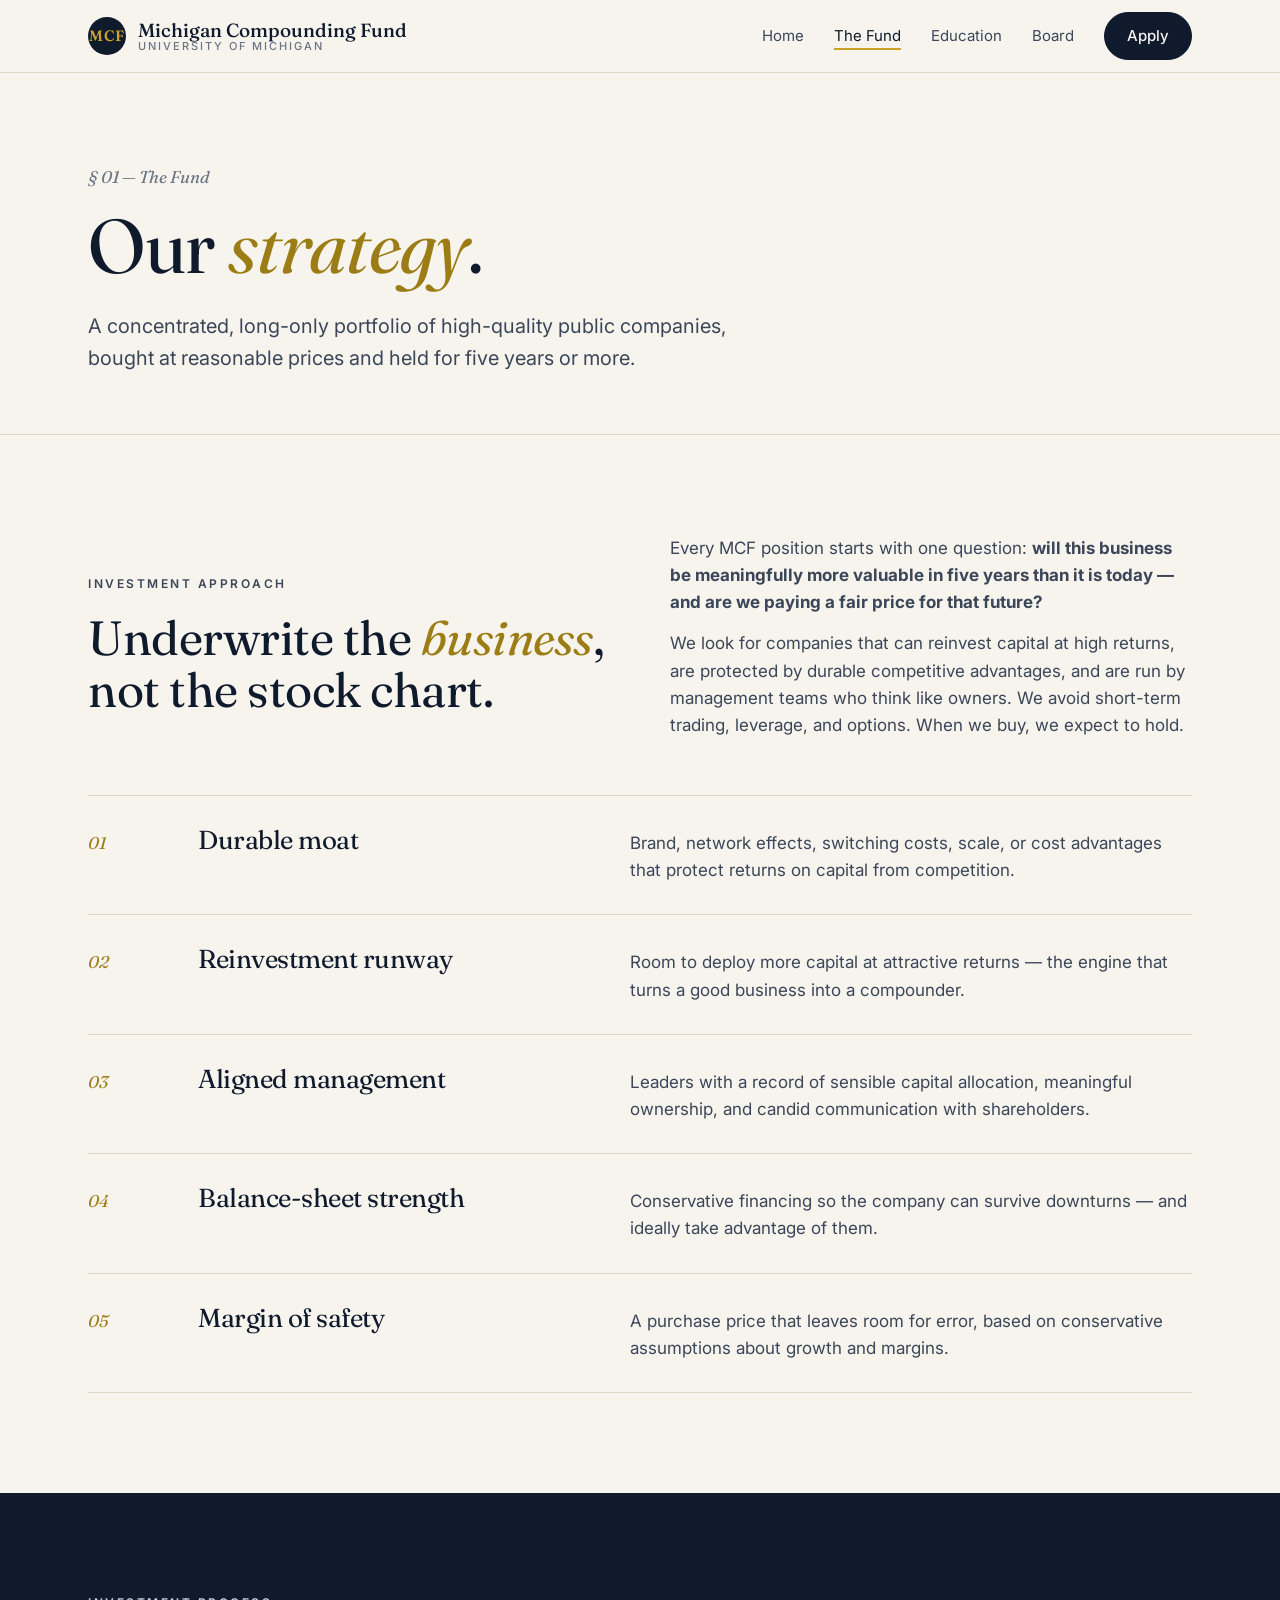
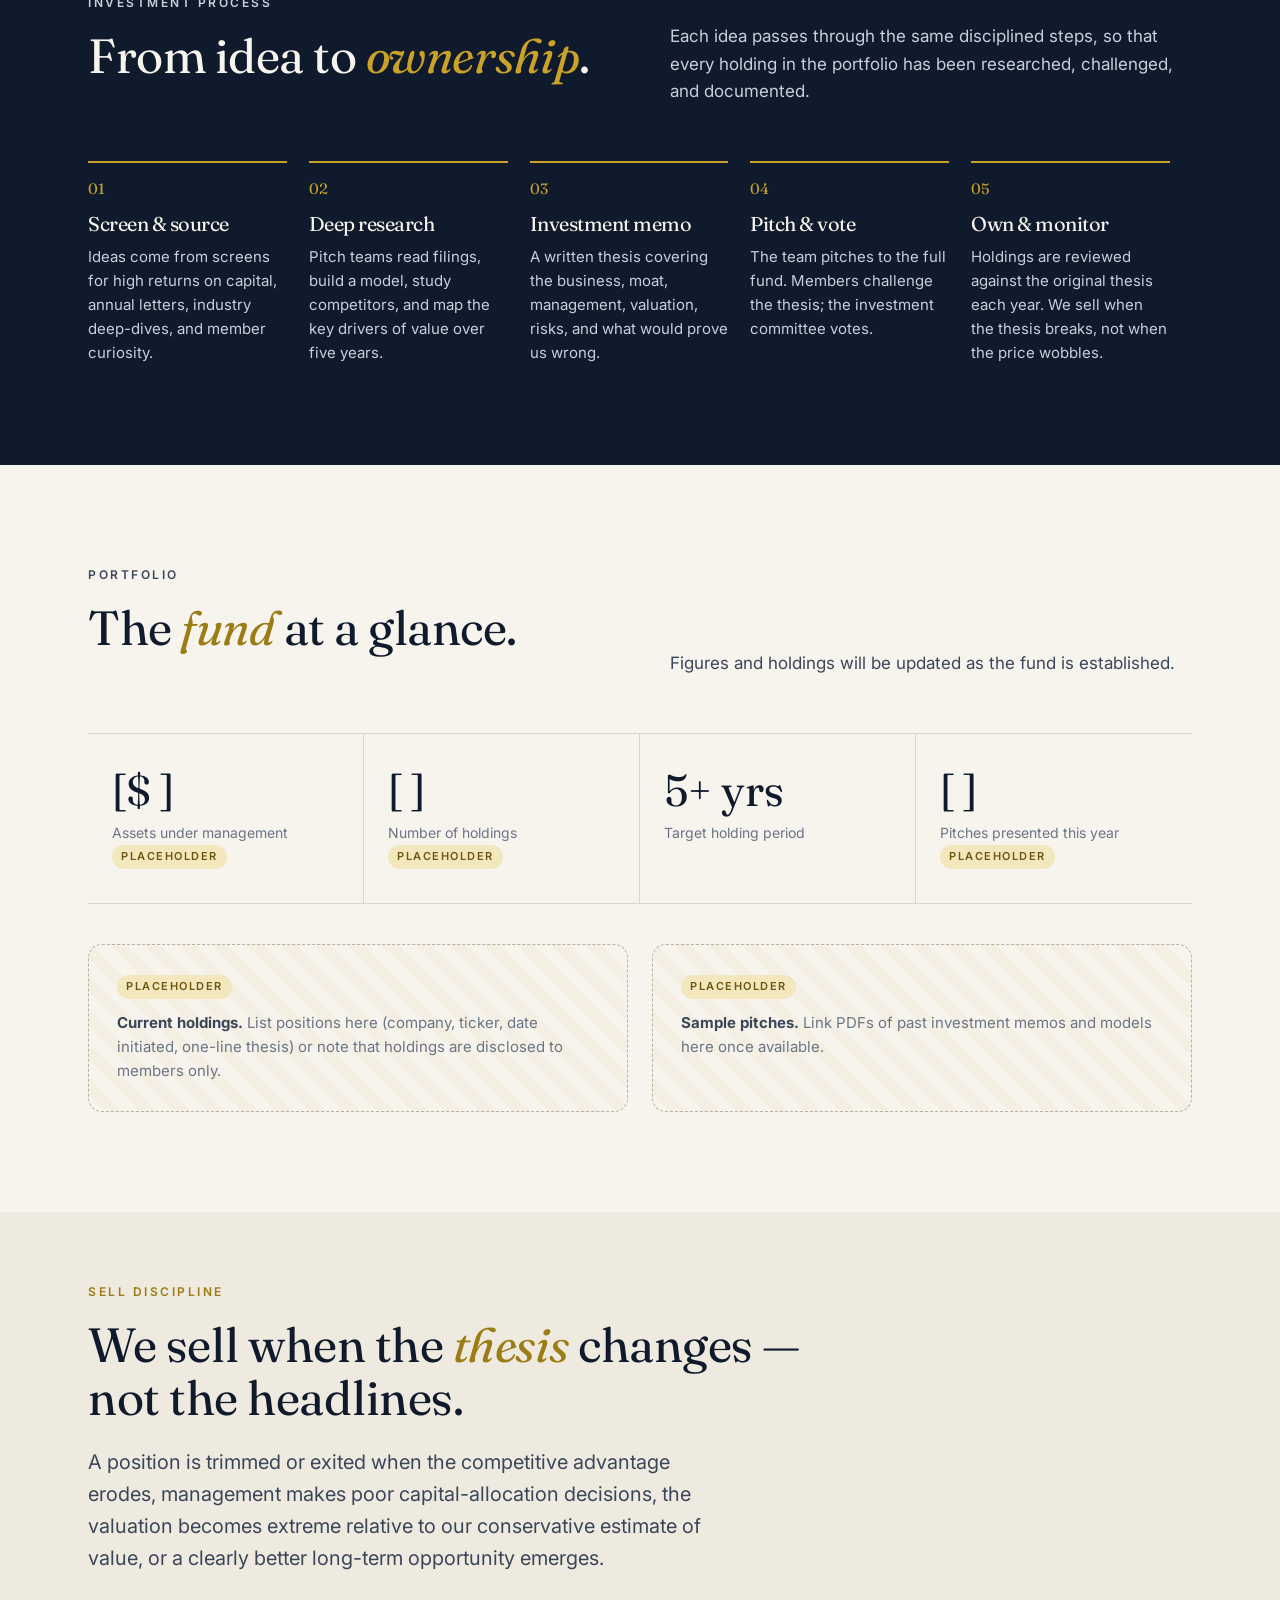
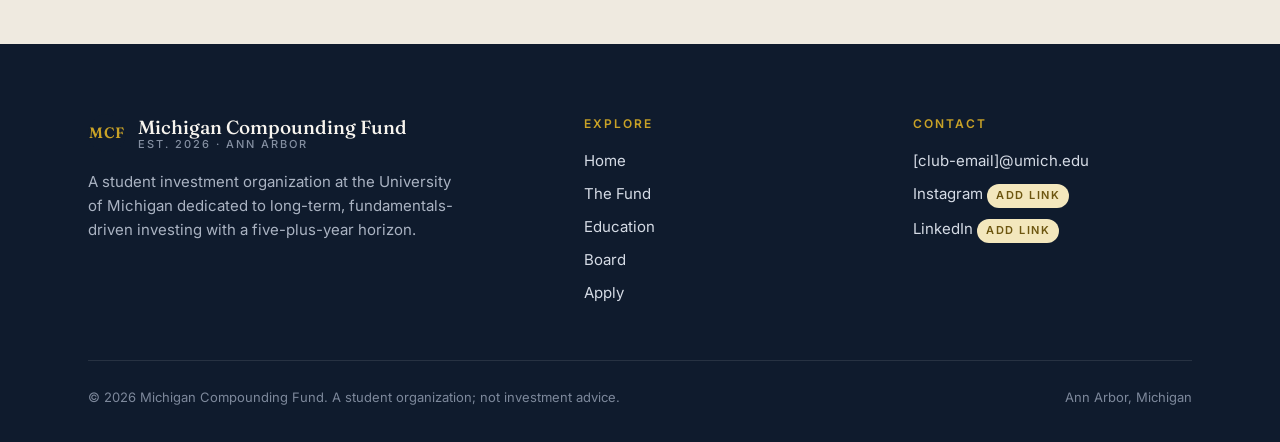
<file: fund.html>
<!DOCTYPE html>
<html lang="en">
<head>
<meta charset="UTF-8">
<meta name="viewport" content="width=device-width, initial-scale=1.0">
<title>The Fund | Michigan Compounding Fund</title>
<meta name="description" content="Investment strategy and process of the Michigan Compounding Fund: long-term, quality-focused, five-plus-year horizon.">
<link rel="icon" href="data:image/svg+xml,<svg xmlns='http://www.w3.org/2000/svg' viewBox='0 0 100 100'><circle cx='50' cy='50' r='50' fill='%230f1b2d'/><text x='50' y='63' font-size='38' text-anchor='middle' fill='%23c9a227' font-family='Georgia'>MCF</text></svg>">
<link rel="preconnect" href="https://fonts.googleapis.com">
<link rel="preconnect" href="https://fonts.gstatic.com" crossorigin>
<link href="https://fonts.googleapis.com/css2?family=Fraunces:ital,opsz,wght@0,9..144,300..600;1,9..144,300..600&family=Inter:wght@400;500;600&display=swap" rel="stylesheet">
<link rel="stylesheet" href="style.css">
</head>
<body>
<header class="nav">
  <div class="wrap">
    <a class="brand" href="index.html">
      <span class="brand-mark">MCF</span>
      <span class="brand-name">Michigan Compounding Fund<small>University of Michigan</small></span>
    </a>
    <button class="nav-toggle" aria-label="Open menu" aria-expanded="false"><span></span><span></span><span></span></button>
    <ul class="nav-links">
        <li><a href="index.html">Home</a></li>
        <li><a href="fund.html" class="active">The Fund</a></li>
        <li><a href="education.html">Education</a></li>
        <li><a href="board.html">Board</a></li>
        <li><a class="btn" href="apply.html">Apply</a></li>
    </ul>
  </div>
</header>
<main>

<section class="page-hero">
  <div class="wrap reveal">
    <p class="section-mark">&sect; 01 &mdash; The Fund</p>
    <h1>Our <em>strategy</em>.</h1>
    <p class="lead">A concentrated, long-only portfolio of high-quality public companies, bought at reasonable prices and held for five years or more.</p>
  </div>
</section>

<section>
  <div class="wrap">
    <div class="section-head reveal">
      <div><p class="eyebrow">Investment approach</p><h2>Underwrite the <em>business</em>, not the stock chart.</h2></div>
      <div>
        <p>Every MCF position starts with one question: <strong>will this business be meaningfully more valuable in five years than it is today &mdash; and are we paying a fair price for that future?</strong></p>
        <p>We look for companies that can reinvest capital at high returns, are protected by durable competitive advantages, and are run by management teams who think like owners. We avoid short-term trading, leverage, and options. When we buy, we expect to hold.</p>
      </div>
    </div>
    <ul class="principles">
      <li class="reveal"><span class="n">01</span><h3>Durable moat</h3><p>Brand, network effects, switching costs, scale, or cost advantages that protect returns on capital from competition.</p></li>
      <li class="reveal"><span class="n">02</span><h3>Reinvestment runway</h3><p>Room to deploy more capital at attractive returns &mdash; the engine that turns a good business into a compounder.</p></li>
      <li class="reveal"><span class="n">03</span><h3>Aligned management</h3><p>Leaders with a record of sensible capital allocation, meaningful ownership, and candid communication with shareholders.</p></li>
      <li class="reveal"><span class="n">04</span><h3>Balance-sheet strength</h3><p>Conservative financing so the company can survive downturns &mdash; and ideally take advantage of them.</p></li>
      <li class="reveal"><span class="n">05</span><h3>Margin of safety</h3><p>A purchase price that leaves room for error, based on conservative assumptions about growth and margins.</p></li>
    </ul>
  </div>
</section>

<section class="dark">
  <div class="wrap">
    <div class="section-head reveal">
      <div><p class="eyebrow">Investment process</p><h2>From idea to <em>ownership</em>.</h2></div>
      <p>Each idea passes through the same disciplined steps, so that every holding in the portfolio has been researched, challenged, and documented.</p>
    </div>
    <div class="steps reveal">
      <div class="step"><h3>Screen &amp; source</h3><p>Ideas come from screens for high returns on capital, annual letters, industry deep-dives, and member curiosity.</p></div>
      <div class="step"><h3>Deep research</h3><p>Pitch teams read filings, build a model, study competitors, and map the key drivers of value over five years.</p></div>
      <div class="step"><h3>Investment memo</h3><p>A written thesis covering the business, moat, management, valuation, risks, and what would prove us wrong.</p></div>
      <div class="step"><h3>Pitch &amp; vote</h3><p>The team pitches to the full fund. Members challenge the thesis; the investment committee votes.</p></div>
      <div class="step"><h3>Own &amp; monitor</h3><p>Holdings are reviewed against the original thesis each year. We sell when the thesis breaks, not when the price wobbles.</p></div>
    </div>
  </div>
</section>

<section>
  <div class="wrap">
    <div class="section-head reveal">
      <div><p class="eyebrow">Portfolio</p><h2>The <em>fund</em> at a glance.</h2></div>
      <p>Figures and holdings will be updated as the fund is established.</p>
    </div>
    <div class="stats reveal" style="margin-bottom:40px">
      <div class="stat"><div class="num">[$ ]</div><div class="cap">Assets under management <span class="tag">placeholder</span></div></div>
      <div class="stat"><div class="num">[ ]</div><div class="cap">Number of holdings <span class="tag">placeholder</span></div></div>
      <div class="stat"><div class="num">5+ yrs</div><div class="cap">Target holding period</div></div>
      <div class="stat"><div class="num">[ ]</div><div class="cap">Pitches presented this year <span class="tag">placeholder</span></div></div>
    </div>
    <div class="grid-2">
      <div class="placeholder reveal"><span class="tag">placeholder</span><p style="margin-top:12px"><strong>Current holdings.</strong> List positions here (company, ticker, date initiated, one-line thesis) or note that holdings are disclosed to members only.</p></div>
      <div class="placeholder reveal"><span class="tag">placeholder</span><p style="margin-top:12px"><strong>Sample pitches.</strong> Link PDFs of past investment memos and models here once available.</p></div>
    </div>
  </div>
</section>

<section class="alt tight">
  <div class="wrap reveal">
    <p class="eyebrow">Sell discipline</p>
    <h2 style="max-width:780px">We sell when the <em>thesis</em> changes &mdash; not the headlines.</h2>
    <p class="lead">A position is trimmed or exited when the competitive advantage erodes, management makes poor capital-allocation decisions, the valuation becomes extreme relative to our conservative estimate of value, or a clearly better long-term opportunity emerges.</p>
  </div>
</section>

</main>
<footer>
  <div class="wrap">
    <div class="top">
      <div>
        <div class="brand"><span class="brand-mark">MCF</span><span class="brand-name">Michigan Compounding Fund<small>Est. 2026 &middot; Ann Arbor</small></span></div>
        <p class="tagline">A student investment organization at the University of Michigan dedicated to long-term, fundamentals-driven investing with a five-plus-year horizon.</p>
      </div>
      <div>
        <h4>Explore</h4>
        <ul>
          <li><a href="index.html">Home</a></li>
          <li><a href="fund.html">The Fund</a></li>
          <li><a href="education.html">Education</a></li>
          <li><a href="board.html">Board</a></li>
          <li><a href="apply.html">Apply</a></li>
        </ul>
      </div>
      <div>
        <h4>Contact</h4>
        <ul>
          <li><a href="mailto:[club-email]@umich.edu">[club-email]@umich.edu</a></li>
          <li><a href="#">Instagram</a> <span class="tag">add link</span></li>
          <li><a href="#">LinkedIn</a> <span class="tag">add link</span></li>
        </ul>
      </div>
    </div>
    <div class="bottom">
      <span>&copy; <span id="year">2026</span> Michigan Compounding Fund. A student organization; not investment advice.</span>
      <span>Ann Arbor, Michigan</span>
    </div>
  </div>
</footer>
<script src="script.js"></script>
</body>
</html>
</file>
<file: style.css>
/* Michigan Compounding Fund — shared styles */
:root {
  --ink: #0f1b2d;
  --ink-soft: #3b4658;
  --muted: #6b7484;
  --paper: #f7f4ee;
  --paper-2: #efeae0;
  --line: #ddd6c8;
  --navy: #0f1b2d;
  --accent: #c9a227;      /* muted maize */
  --accent-dark: #9c7c14;
  --serif: "Fraunces", Georgia, "Times New Roman", serif;
  --sans: "Inter", -apple-system, BlinkMacSystemFont, "Segoe UI", Roboto, sans-serif;
  --max: 1160px;
}

* { box-sizing: border-box; margin: 0; padding: 0; }
html { scroll-behavior: smooth; }
body {
  font-family: var(--sans);
  color: var(--ink);
  background: var(--paper);
  line-height: 1.6;
  font-size: 17px;
  -webkit-font-smoothing: antialiased;
}
img { max-width: 100%; display: block; }
a { color: inherit; }

.wrap { max-width: var(--max); margin: 0 auto; padding: 0 28px; }

/* ---------- Nav ---------- */
.nav {
  position: sticky; top: 0; z-index: 50;
  background: rgba(247, 244, 238, 0.92);
  backdrop-filter: blur(8px);
  border-bottom: 1px solid var(--line);
}
.nav .wrap { display: flex; align-items: center; justify-content: space-between; height: 72px; }
.brand { display: flex; align-items: center; gap: 12px; text-decoration: none; }
.brand-mark {
  width: 38px; height: 38px; border-radius: 50%;
  background: var(--navy); color: var(--accent);
  display: grid; place-items: center;
  font-family: var(--serif); font-weight: 600; font-size: 15px; letter-spacing: .5px;
}
.brand-name { font-family: var(--serif); font-size: 19px; font-weight: 500; line-height: 1.1; }
.brand-name small { display: block; font-family: var(--sans); font-size: 11px; letter-spacing: 2px; text-transform: uppercase; color: var(--muted); }
.nav-links { display: flex; align-items: center; gap: 30px; list-style: none; }
.nav-links a { text-decoration: none; font-size: 15px; color: var(--ink-soft); transition: color .2s; }
.nav-links a:hover, .nav-links a.active { color: var(--ink); }
.nav-links a.active { border-bottom: 2px solid var(--accent); padding-bottom: 3px; }
.btn {
  display: inline-block; text-decoration: none;
  background: var(--navy); color: var(--paper) !important;
  padding: 11px 22px; border-radius: 999px; font-size: 15px; font-weight: 500;
  border: 1px solid var(--navy); transition: background .2s, color .2s;
}
.btn:hover { background: transparent; color: var(--navy) !important; }
.btn.ghost { background: transparent; color: var(--navy) !important; }
.btn.ghost:hover { background: var(--navy); color: var(--paper) !important; }
.btn.light { background: var(--accent); border-color: var(--accent); color: var(--navy) !important; }
.btn.light:hover { background: transparent; color: var(--accent) !important; }
.nav-toggle { display: none; background: none; border: 0; cursor: pointer; padding: 8px; }
.nav-toggle span { display: block; width: 22px; height: 2px; background: var(--ink); margin: 5px 0; }

/* ---------- Typography ---------- */
.eyebrow {
  font-size: 12px; letter-spacing: 2.5px; text-transform: uppercase;
  color: var(--accent-dark); font-weight: 600; margin-bottom: 18px;
}
h1, h2, h3 { font-family: var(--serif); font-weight: 400; line-height: 1.1; letter-spacing: -0.5px; }
h1 { font-size: clamp(42px, 6vw, 76px); }
h1 em, h2 em { font-style: italic; color: var(--accent-dark); }
h2 { font-size: clamp(32px, 4vw, 48px); margin-bottom: 22px; }
h3 { font-size: 24px; margin-bottom: 10px; }
.lead { font-size: 20px; color: var(--ink-soft); max-width: 640px; }
p + p { margin-top: 14px; }

/* ---------- Sections ---------- */
section { padding: 100px 0; }
section.tight { padding: 70px 0; }
.alt { background: var(--paper-2); }
.dark { background: var(--navy); color: var(--paper); }
.dark .eyebrow { color: var(--accent); }
.dark .lead, .dark p { color: #c9cfd9; }
.dark h2 em { color: var(--accent); }
.section-head { display: grid; grid-template-columns: 1fr 1fr; gap: 60px; align-items: end; margin-bottom: 56px; }
.section-head p { color: var(--ink-soft); }
.dark .section-head p { color: #c9cfd9; }

/* ---------- Hero ---------- */
.hero { padding: 110px 0 90px; position: relative; overflow: hidden; }
.hero .wrap { display: grid; grid-template-columns: 1.15fr 1fr; gap: 50px; align-items: center; }
.hero .lead { margin: 26px 0 36px; }
.hero-actions { display: flex; gap: 14px; flex-wrap: wrap; }
.curve-card {
  background: #fff; border: 1px solid var(--line); border-radius: 18px; padding: 28px;
  box-shadow: 0 20px 50px -30px rgba(15, 27, 45, .35);
}
.curve-card .label { font-size: 12px; letter-spacing: 2px; text-transform: uppercase; color: var(--muted); }
.curve-card .formula { font-family: var(--serif); font-size: 26px; margin: 6px 0 14px; }
.curve-card svg { width: 100%; height: auto; }
.curve-legend { display: flex; justify-content: space-between; font-size: 13px; color: var(--muted); margin-top: 10px; }

.page-hero { padding: 90px 0 60px; border-bottom: 1px solid var(--line); }
.page-hero .section-mark { font-family: var(--serif); font-style: italic; color: var(--muted); margin-bottom: 14px; }
.page-hero .lead { margin-top: 22px; }

/* ---------- Stats ---------- */
.stats { display: grid; grid-template-columns: repeat(4, 1fr); border-top: 1px solid var(--line); border-bottom: 1px solid var(--line); }
.stat { padding: 34px 24px; border-right: 1px solid var(--line); }
.stat:last-child { border-right: 0; }
.stat .num { font-family: var(--serif); font-size: 44px; line-height: 1; }
.stat .cap { font-size: 14px; color: var(--muted); margin-top: 10px; }

/* ---------- Cards ---------- */
.grid-3 { display: grid; grid-template-columns: repeat(3, 1fr); gap: 24px; }
.grid-2 { display: grid; grid-template-columns: repeat(2, 1fr); gap: 24px; }
.card {
  background: #fff; border: 1px solid var(--line); border-radius: 14px; padding: 32px;
  transition: transform .25s, box-shadow .25s;
}
.card:hover { transform: translateY(-3px); box-shadow: 0 18px 40px -28px rgba(15, 27, 45, .4); }
.card .num { font-family: var(--serif); font-style: italic; color: var(--accent-dark); font-size: 15px; margin-bottom: 18px; }
.card p { color: var(--ink-soft); font-size: 16px; }
.dark .card { background: rgba(255,255,255,.04); border-color: rgba(255,255,255,.12); }
.dark .card p { color: #c9cfd9; }
.dark .card .num { color: var(--accent); }

/* ---------- Principles list ---------- */
.principles { list-style: none; border-top: 1px solid var(--line); }
.principles li { display: grid; grid-template-columns: 80px 1fr 1.4fr; gap: 30px; padding: 30px 0; border-bottom: 1px solid var(--line); align-items: baseline; }
.principles .n { font-family: var(--serif); font-style: italic; color: var(--accent-dark); }
.principles h3 { margin: 0; font-size: 26px; }
.principles p { color: var(--ink-soft); }

/* ---------- Process steps ---------- */
.steps { display: grid; grid-template-columns: repeat(5, 1fr); gap: 0; counter-reset: step; }
.step { padding: 0 22px 0 0; position: relative; }
.step::before {
  counter-increment: step; content: "0" counter(step);
  display: block; font-family: var(--serif); font-size: 15px; color: var(--accent);
  border-top: 2px solid var(--accent); padding-top: 14px; margin-bottom: 12px;
}
.step h3 { font-size: 20px; }
.step p { font-size: 15px; }

/* ---------- Curriculum ---------- */
.curriculum { display: grid; grid-template-columns: repeat(2, 1fr); gap: 0 60px; }
.module { padding: 26px 0; border-bottom: 1px solid var(--line); display: grid; grid-template-columns: 90px 1fr; gap: 16px; }
.module .wk { font-size: 12px; letter-spacing: 1.5px; text-transform: uppercase; color: var(--muted); padding-top: 6px; }
.module h3 { font-size: 21px; margin-bottom: 6px; }
.module p { font-size: 15px; color: var(--ink-soft); }

.reading { display: grid; grid-template-columns: repeat(3, 1fr); gap: 18px; }
.book { border-left: 3px solid var(--accent); padding: 6px 0 6px 18px; }
.book .t { font-family: var(--serif); font-size: 19px; font-style: italic; }
.book .a { font-size: 14px; color: var(--muted); }

/* ---------- Placeholder blocks ---------- */
.placeholder {
  border: 1.5px dashed #b9b09e; border-radius: 14px; padding: 28px;
  background: repeating-linear-gradient(45deg, transparent 0 12px, rgba(201,162,39,.05) 12px 24px);
  color: var(--muted); font-size: 15px;
}
.placeholder strong { color: var(--ink-soft); }
.tag { display: inline-block; font-size: 11px; letter-spacing: 1.5px; text-transform: uppercase; background: #f3e7bd; color: #6d5610; padding: 3px 9px; border-radius: 999px; font-weight: 600; }

/* ---------- Board ---------- */
.board { display: grid; grid-template-columns: repeat(4, 1fr); gap: 28px; }
.member .photo {
  aspect-ratio: 4 / 5; border-radius: 12px; background: var(--paper-2); border: 1px solid var(--line);
  display: grid; place-items: center; overflow: hidden; margin-bottom: 16px;
}
.member .photo svg { width: 42%; opacity: .35; }
.member .role { font-size: 12px; letter-spacing: 1.5px; text-transform: uppercase; color: var(--accent-dark); font-weight: 600; }
.member h3 { font-size: 22px; margin: 6px 0 6px; }
.member p { font-size: 14px; color: var(--muted); }
.member .links { display: flex; gap: 14px; margin-top: 10px; font-size: 14px; }
.member .links a { color: var(--ink-soft); text-decoration: none; border-bottom: 1px solid var(--line); }
.member .links a:hover { border-color: var(--accent); }

/* ---------- Events / timeline ---------- */
.notice {
  display: flex; gap: 16px; align-items: center; background: #fff; border: 1px solid var(--line);
  border-left: 4px solid var(--accent); border-radius: 10px; padding: 20px 24px; margin-bottom: 50px;
}
.events { display: grid; grid-template-columns: repeat(3, 1fr); gap: 20px; }
.event { background: #fff; border: 1px solid var(--line); border-radius: 14px; padding: 26px; }
.event .when { font-size: 13px; color: var(--accent-dark); font-weight: 600; letter-spacing: .5px; }
.event h3 { font-size: 21px; margin: 10px 0 8px; }
.event .where { font-size: 14px; color: var(--muted); }
.event-group-title { display: flex; align-items: center; gap: 14px; margin: 50px 0 22px; }
.event-group-title h3 { margin: 0; }

/* ---------- FAQ ---------- */
.faq details { border-bottom: 1px solid var(--line); padding: 22px 0; }
.faq summary { cursor: pointer; list-style: none; font-family: var(--serif); font-size: 22px; display: flex; justify-content: space-between; gap: 20px; }
.faq summary::-webkit-details-marker { display: none; }
.faq summary::after { content: "+"; color: var(--accent-dark); font-family: var(--sans); font-size: 24px; transition: transform .2s; }
.faq details[open] summary::after { transform: rotate(45deg); }
.faq details p { margin-top: 12px; color: var(--ink-soft); max-width: 780px; }

/* ---------- CTA ---------- */
.cta { text-align: center; }
.cta h2 { max-width: 760px; margin: 0 auto 18px; }
.cta p { max-width: 560px; margin: 0 auto 32px; }

/* ---------- Footer ---------- */
footer { background: var(--navy); color: #aab3c2; padding: 70px 0 34px; font-size: 15px; }
footer .top { display: grid; grid-template-columns: 1.6fr 1fr 1fr; gap: 50px; padding-bottom: 46px; border-bottom: 1px solid rgba(255,255,255,.1); }
footer .brand-name { color: var(--paper); }
footer .brand-name small { color: #8590a2; }
footer h4 { font-size: 12px; letter-spacing: 2px; text-transform: uppercase; color: var(--accent); margin-bottom: 16px; font-weight: 600; }
footer ul { list-style: none; }
footer li { margin-bottom: 9px; }
footer a { text-decoration: none; color: #d5dbe5; }
footer a:hover { color: var(--accent); }
footer .tagline { margin-top: 18px; max-width: 380px; }
footer .bottom { display: flex; justify-content: space-between; padding-top: 26px; font-size: 13px; color: #7d889b; gap: 20px; flex-wrap: wrap; }

/* ---------- Reveal animation ---------- */
.reveal { opacity: 0; transform: translateY(18px); transition: opacity .7s ease, transform .7s ease; }
.reveal.in { opacity: 1; transform: none; }
@media (prefers-reduced-motion: reduce) { .reveal { opacity: 1; transform: none; transition: none; } }

/* ---------- Responsive ---------- */
@media (max-width: 960px) {
  .hero .wrap, .section-head { grid-template-columns: 1fr; gap: 36px; }
  .grid-3, .events, .reading { grid-template-columns: 1fr 1fr; }
  .board { grid-template-columns: repeat(3, 1fr); }
  .steps { grid-template-columns: 1fr 1fr; gap: 34px 20px; }
  .stats { grid-template-columns: 1fr 1fr; }
  .stat:nth-child(2) { border-right: 0; }
  .stat:nth-child(-n+2) { border-bottom: 1px solid var(--line); }
  .curriculum { grid-template-columns: 1fr; }
  footer .top { grid-template-columns: 1fr 1fr; }
}
@media (max-width: 760px) {
  body { font-size: 16px; }
  section { padding: 70px 0; }
  .nav-toggle { display: block; }
  .nav-links {
    display: none; position: absolute; top: 72px; left: 0; right: 0;
    flex-direction: column; align-items: flex-start; gap: 18px;
    background: var(--paper); padding: 24px 28px 30px; border-bottom: 1px solid var(--line);
  }
  .nav-links.open { display: flex; }
  .grid-3, .grid-2, .events, .reading { grid-template-columns: 1fr; }
  .board { grid-template-columns: 1fr 1fr; gap: 20px; }
  .principles li { grid-template-columns: 1fr; gap: 8px; }
  .steps { grid-template-columns: 1fr; }
  footer .top { grid-template-columns: 1fr; }
}
</file>
